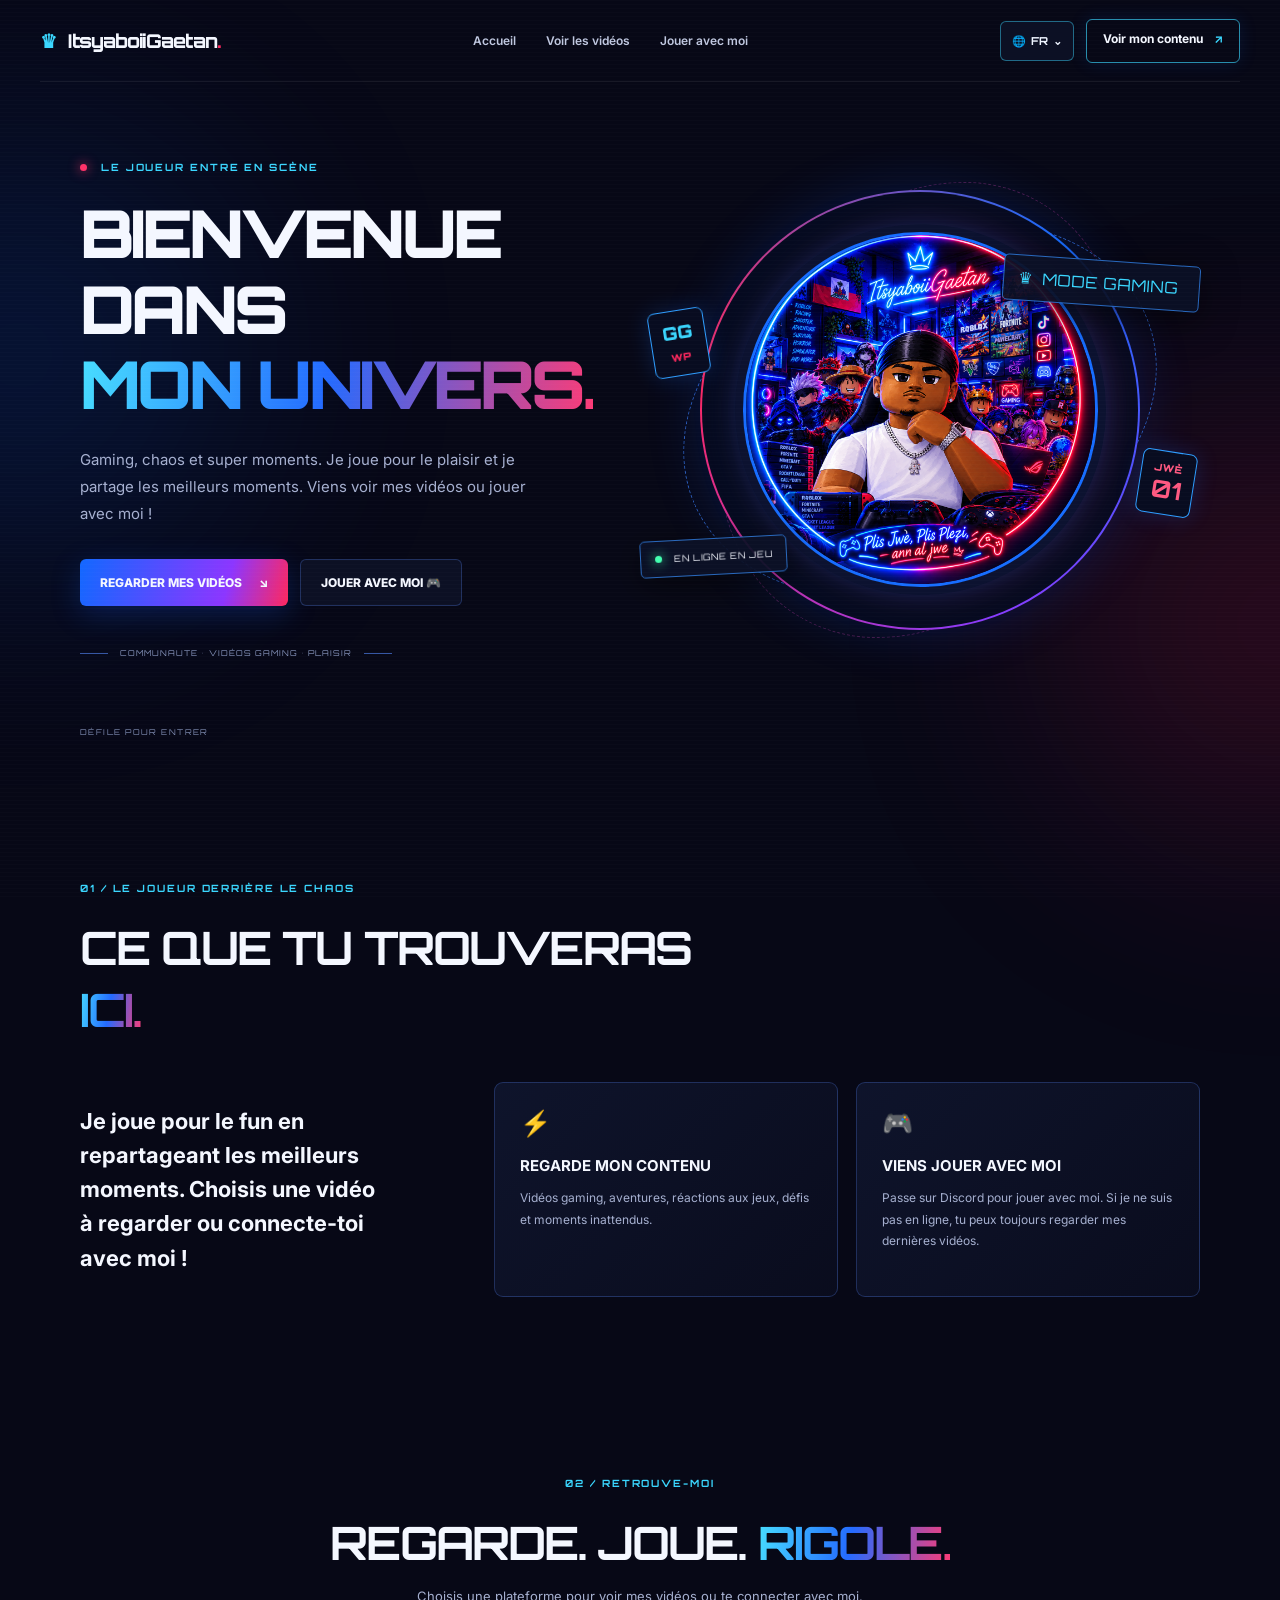
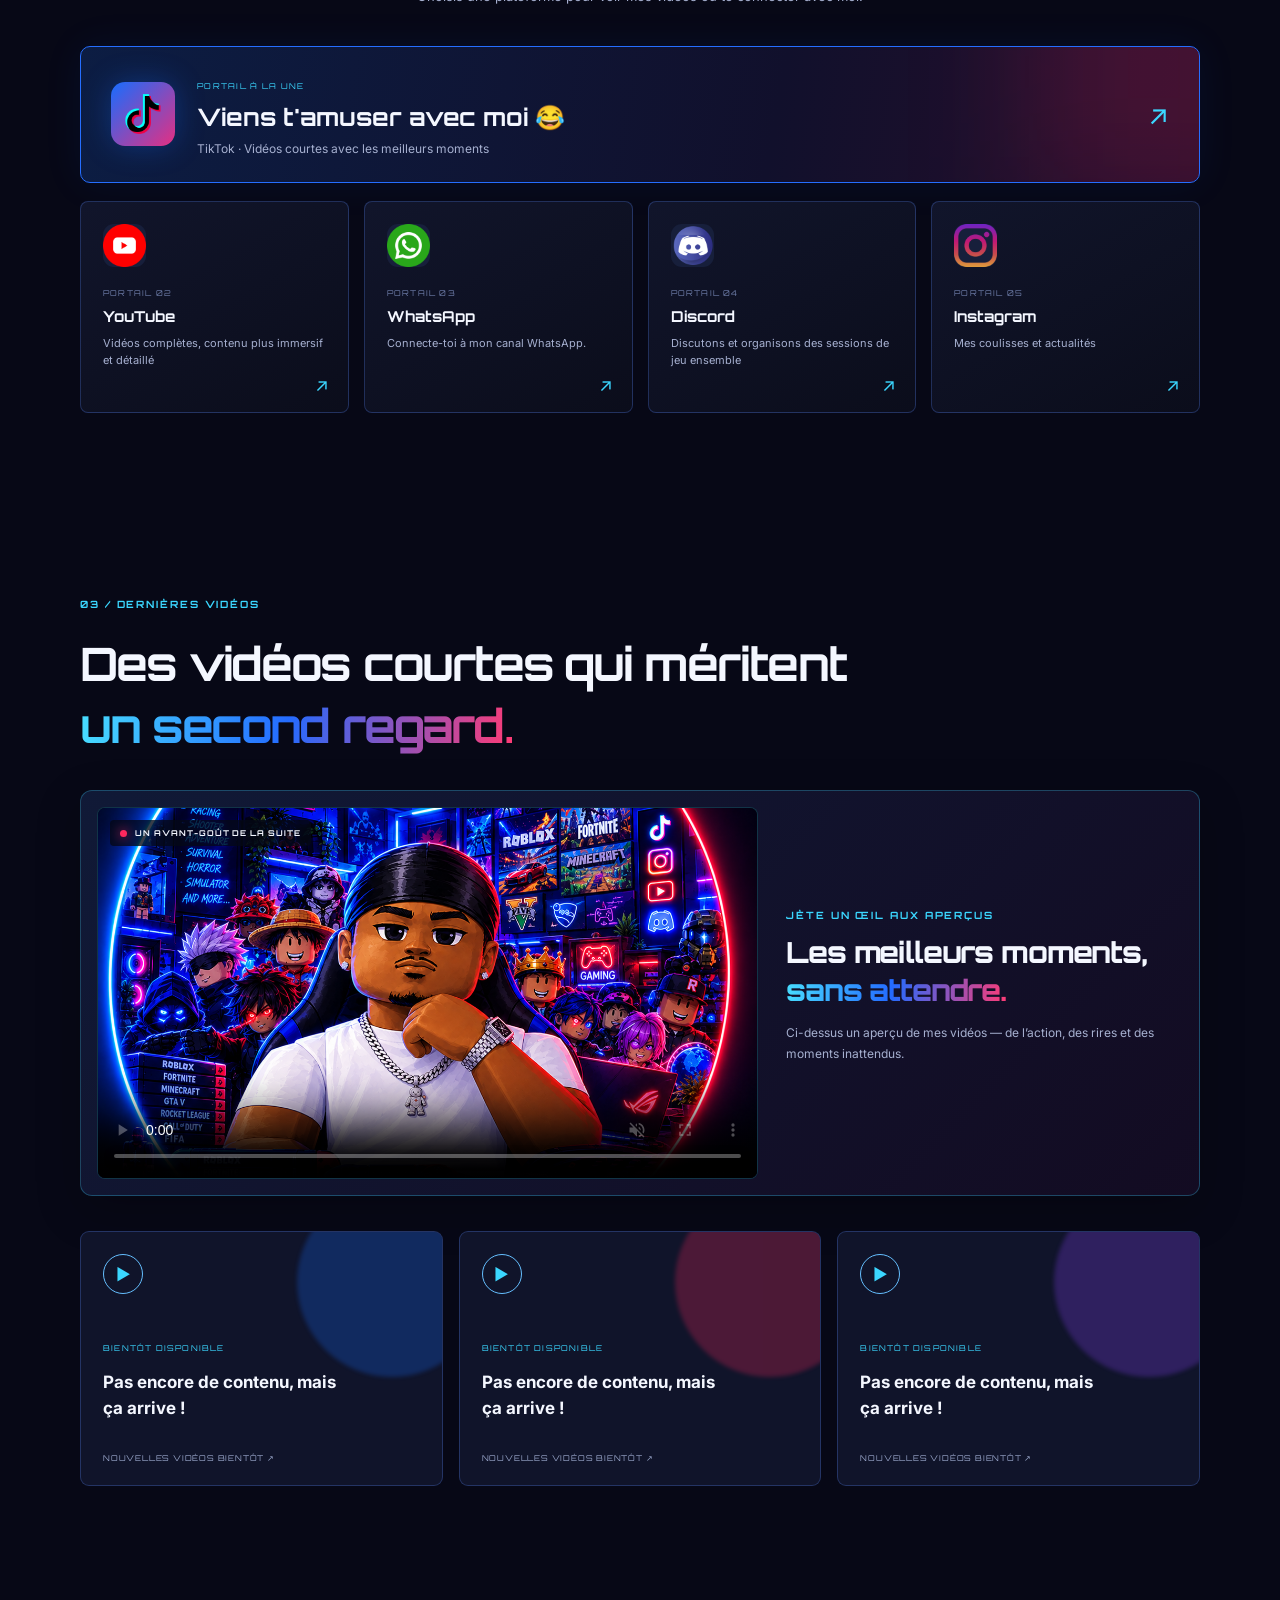
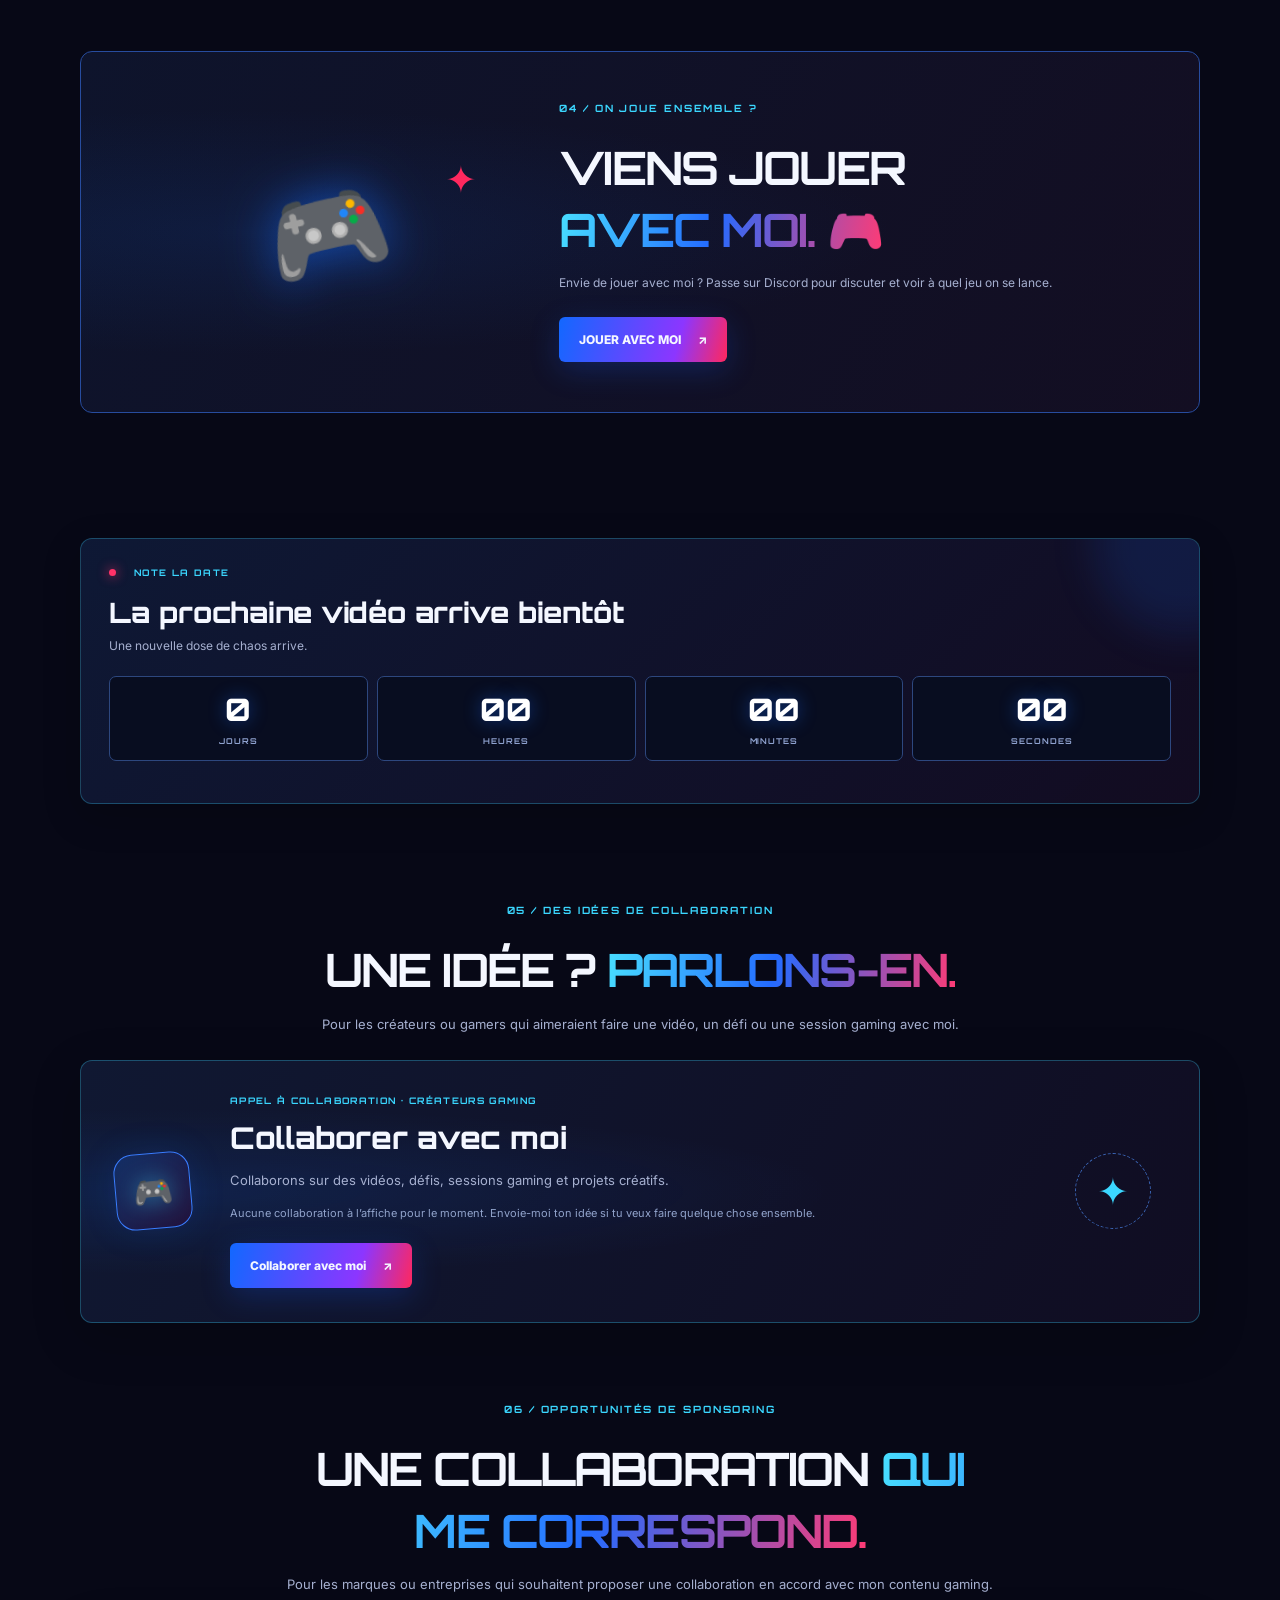
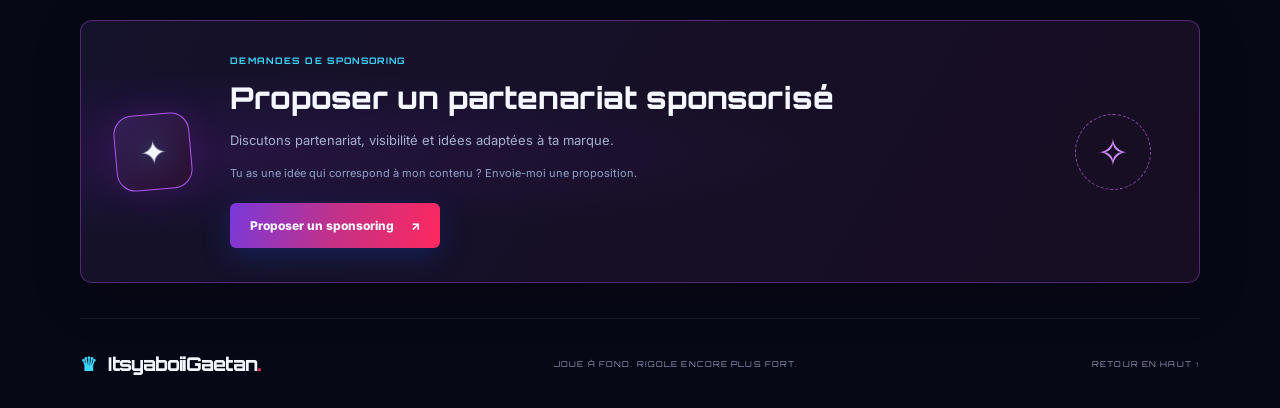
<file: index.html>
<!doctype html>
<html lang="fr">
<head>
  <meta charset="utf-8">
  <meta name="viewport" content="width=device-width, initial-scale=1">
  <meta name="theme-color" content="#070816">
  <meta name="description" content="Gaming, vidéos drôles et aventures Roblox avec ItsyaboiiGaetan. Viens regarder mes vidéos ou jouer avec moi.">
  <title>ItsyaboiiGaetan | Gaming Link Page</title>
  <link rel="stylesheet" href="style.css">
  <script src="script.js" defer></script>
  <script src="features.js" defer></script>
  <script src="language.js?v=coming-soon-copy" defer></script>
</head>
<body>

  <div class="ambient ambient-blue"></div>
  <div class="ambient ambient-red"></div>
  <div class="scanlines" aria-hidden="true"></div>
  <div class="floating-toys" aria-hidden="true">
    <span class="controller controller-one">🎮</span>
    <span class="controller controller-two">🕹️</span>
    <span class="controller controller-three">🎮</span>
    <span class="pixel pixel-one">✦</span>
    <span class="pixel pixel-two">✧</span>
  </div>

  <header class="topbar">
    <a class="wordmark" href="#home" aria-label="Paj dakèy ItsyaboiiGaetan"><span class="crown">♛</span> ItsyaboiiGaetan<span class="wordmark-dot">.</span></a>
    <nav aria-label="Navigasyon prensipal">
      <a href="#home" data-i18n="nav1">Akèy</a>
      <a href="#clips" data-i18n="nav2">Gade videyo</a>
      <a href="#community" data-i18n="nav3">Ann jwe</a>
    </nav>
    <div class="topbar-tools">
      <div class="language-switcher" role="group" aria-label="Chwazi lang">
        <button type="button" class="language-toggle" id="languageToggle" aria-label="Chanje lang" title="Chanje lang">🌐 <span id="currentLanguage">HT</span>⌄</button>
        <div class="language-menu" id="languageMenu" hidden>
          <button type="button" data-language="ht">🇭🇹 Kreyòl</button>
          <button type="button" data-language="fr">🇫🇷 Français</button>
          <button type="button" data-language="en">🇬🇧 English</button>
        </div>
      </div>
      <a class="top-cta" href="#clips" data-i18n="cta">Vin gade <span>↗</span></a>
    </div>
  </header>

  <main>
    <section class="hero section-wrap" id="home">
      <div class="hero-copy">
        <p class="eyebrow"><span class="live-dot"></span> PREMYE JWE A ANTRE</p>
        <h1 data-editable="Main headline" data-edit-type="rich">BYENVINI NAN<br><span class="gradient-text">MONN MWEN AN.</span></h1>
        <p class="hero-description" data-editable="Hero description">Jwèt, dezòd, moman komik ak echèk ou pap janm bliye. Chwazi pòtay ou epi vin fè pati istwa a.</p>
        <div class="hero-actions">
          <a class="button button-primary" href="#clips" data-editable="Main call-to-action" data-edit-type="link">GADE VIDEYO YO <span>↘</span></a>
          <a class="button button-ghost" href="#community">ANN JWÈT ANSANM 🎮</a>
        </div>
        <div class="hero-status"><span class="status-line"></span><span data-editable="Background game status">ROBLOX • VIDEYO KOUT • KOMINOTE</span><span class="status-line"></span></div>
      </div>
      <div class="hero-art">
        <div class="orbit orbit-outer"></div>
        <div class="orbit orbit-inner"></div>
        <div class="hero-ring"></div>
        <div class="hero-avatar-frame">
          <img src="assets/avatar.png" alt="Avatar gaming ItsyaboiiGaetan" class="hero-avatar" data-editable="Main avatar" data-edit-type="image">
        </div>
        <div class="floating-label label-top"><span>♛</span> <span data-editable="Floating background label 1">MÒD KREYATÈ</span></div>
        <div class="floating-label label-bottom"><span class="tiny-pulse"></span> <span data-editable="Floating background label 2">ANLIY NAN JWÈT LA</span></div>
        <div class="hero-sticker sticker-left" data-editable="GGWP background sticker">GG<br><small>WP</small></div>
        <div class="hero-sticker sticker-right" data-editable="Game background sticker">JWÈ<br><strong>01</strong></div>
      </div>
      <a class="scroll-cue" href="#universe"><span></span> DESANN POU ANTRE</a>
    </section>

    <section class="intro section-wrap" id="universe">
      <div class="section-heading">
        <p class="eyebrow">01 / JWÈ A KI DÈYÈ DEZÒD LA</p>
        <h2 data-editable="About heading" data-edit-type="rich">Se pa sèlman yon paj lyen.<br><span class="gradient-text">Se linivè mwen.</span></h2>
      </div>
      <div class="intro-grid">
        <p class="intro-lede" data-editable="About introduction">Se la videyo kout yo ye, ekip la reyini, epi pwochen moman komik la kòmanse.</p>
        <a class="intro-card glass-card" href="#clips">
          <span class="card-icon">⚡</span>
          <h3>Men sa w ap jwenn isit la</h3>
          <p>Montaj gaming komik, avanti Roblox, reyaksyon devan jwèt laterè, defi, ak moun ki fè chak sesyon pi bèl.</p>
        </a>
        <a class="intro-card glass-card" href="https://chat.whatsapp.com/HUxsLB0wQgkABOMzkRu976" target="_blank" rel="noopener noreferrer">
          <span class="card-icon">🎮</span>
          <h3>Chwazi pwochen mouvman ou</h3>
          <p>Ale sou yon platfòm, gade yon videyo kout, oswa rantre nan kominote a. Pwochen pòtay ou a jis anba a.</p>
        </a>
      </div>
    </section>

    <section class="portals section-wrap" id="links">
      <div class="section-heading centered">
        <p class="eyebrow">02 / CHWAZI PÒTAY OU</p>
        <h2 data-editable="Links section heading" data-edit-type="rich">Ki kote n ap <span class="gradient-text">ale?</span></h2>
        <p class="section-subtitle">Pwochen klik ou a ap kòmanse avanti a.</p>
      </div>
      <a class="featured-link" href="https://www.tiktok.com/@itsyaboiigaetan?is_from_webapp=1&sender_device=pc" target="_blank" rel="noopener noreferrer" data-link="tiktok" data-editable="Featured link" data-edit-type="link">
        <div class="featured-icon"><img class="featured-brand-icon" src="assets/tik-tok_icon.png" alt="" aria-hidden="true"></div>
        <div class="featured-copy">
          <span class="featured-tag"><span class="live-dot"></span> PÒTAY AN VEDÈ</span>
          <h3 data-editable="Featured link title">Gade dènye dezòd la</h3>
          <p data-editable="Featured link description">TikTok · Moman komik, montaj ak videyo kout</p>
        </div>
        <div class="featured-arrow">↗</div>
        <div class="featured-glow"></div>
      </a>
      <div class="portal-grid">
        <a class="portal-card" href="https://www.youtube.com/@ItsyaboiiGaetan" target="_blank" rel="noopener noreferrer" data-link="youtube" data-editable="YouTube card" data-edit-type="link">
          <img class="portal-icon" src="assets/youtube_icon.png" alt="" aria-hidden="true"><span class="portal-number">PÒTAY 02</span><h3>YouTube</h3><p>Videyo konplè ak istwa gaming</p><span class="portal-arrow">↗</span>
        </a>
        <a class="portal-card" href="https://chat.whatsapp.com/HUxsLB0wQgkABOMzkRu976" target="_blank" rel="noopener noreferrer" data-link="whatsapp" data-editable="WhatsApp card" data-edit-type="link">
          <img class="portal-icon" src="assets/whatsapp_icon.png" alt="" aria-hidden="true"><span class="portal-number">PÒTAY 03</span><h3>WhatsApp</h3><p data-i18n="whatsappDesc">Ekri m sou WhatsApp</p><span class="portal-arrow">↗</span>
        </a>
        <a class="portal-card" href="https://discord.gg/kay5e3cQQs" target="_blank" rel="noopener noreferrer" data-link="discord" data-editable="Discord card" data-edit-type="link">
          <img class="portal-icon" src="assets/discord_icon.png" alt="" aria-hidden="true"><span class="portal-number">PÒTAY 04</span><h3>Discord</h3><p>Rankontre ekip la epi pase tan ansanm</p><span class="portal-arrow">↗</span>
        </a>
        <a class="portal-card" href="https://www.instagram.com/itsyaboiigaetan/" target="_blank" rel="noopener noreferrer" data-link="instagram" data-editable="Instagram card" data-edit-type="link">
          <img class="portal-icon" src="assets/instagram_icon.png" alt="" aria-hidden="true"><span class="portal-number">PÒTAY 05</span><h3>Instagram</h3><p>Sa k ap pase dèyè sèn nan ak nouvèl</p><span class="portal-arrow">↗</span>
        </a>
      </div>
      
    </section>

    <section class="clips section-wrap" id="clips">
      <div class="section-heading">
        <p class="eyebrow">03 / DÈNYE TRANSMISYON YO</p>
        <h2 data-editable="Featured clips heading" data-edit-type="rich">Videyo kout ki merite<br><span class="gradient-text">yon lòt gade.</span></h2>
      </div>
      <div class="video-showcase" data-editable="Featured video preview" data-edit-type="video-wrap">
        <div class="video-frame">
          <video class="featured-preview-video" src="assets/featured-preview.mp4" poster="assets/avatar.png" autoplay muted loop playsinline controls preload="metadata" data-editable="Autoplay video preview" data-edit-type="video"></video>
          <div class="video-overlay" aria-hidden="true"><span class="video-live-dot"></span><span>YON TI GOUT NAN SA K AP VINI</span></div>
        </div>
        <div class="video-showcase-copy">
          <p class="eyebrow">GAD YON TI AVAN-GOUT</p>
          <h3>Pi bon moman yo, <span class="gradient-text">san tann.</span></h3>
          <p>Yon ti aperçu videyo mwen yo — aksyon, ri ak moman ou pa t ap atann.</p>
        </div>
      </div>
      <div class="clip-grid">
        <a class="clip-card clip-blue" href="#links" data-editable="Funny moments clip" data-edit-type="link"><div class="clip-play">▶</div><span class="clip-type">KONTNI AP VINI BYENTO</span><h3>Poko gen kontni, men l ap vini byento!</h3><span class="clip-bottom">NOUVO VIDEYO BYENTO ↗</span></a>
        <a class="clip-card clip-red" href="#links" data-editable="Horror reaction clip" data-edit-type="link"><div class="clip-play">▶</div><span class="clip-type">KONTNI AP VINI BYENTO</span><h3>Poko gen kontni, men l ap vini byento!</h3><span class="clip-bottom">NOUVO VIDEYO BYENTO ↗</span></a>
        <a class="clip-card clip-purple" href="#links" data-editable="Challenge clip" data-edit-type="link"><div class="clip-play">▶</div><span class="clip-type">KONTNI AP VINI BYENTO</span><h3>Poko gen kontni, men l ap vini byento!</h3><span class="clip-bottom">NOUVO VIDEYO BYENTO ↗</span></a>
      </div>
    </section>

    <section class="community section-wrap" id="community">
      <div class="community-panel">
        <div class="community-art" aria-hidden="true"><span class="big-controller">🎮</span><span class="community-spark">✦</span></div>
        <div class="community-copy">
          <p class="eyebrow">04 / REYINI AK EKIP LA</p>
          <h2 data-editable="Kominote heading" data-edit-type="rich">Jwèt la pi bèl<br><span class="gradient-text">lè ou ladan l.</span></h2>
          <p>Rantre nan kominote a, pataje ri yo, epi vin la pou pwochen avanti a.</p>
          <a class="button button-primary" href="https://discord.gg/kay5e3cQQs" target="_blank" rel="noopener noreferrer" data-link="discord" data-editable="Kominote button" data-edit-type="link">Rantre nan kominote a <span>↗</span></a>
        </div>
      </div>
    </section>
    <section class="event-section section-wrap" aria-label="Event countdown">
      <div class="event-panel">
        <div class="event-topline"><span class="live-dot"></span><span data-i18n="eventEyebrow">PWOCHEN EVÈNMAN AN</span></div>
        <h2 id="eventName" data-i18n="eventName">Pwochen gwo moman an</h2>
        <p class="event-subtitle" data-i18n="eventSubtitle">Kenbe je w sou dat la.</p>
        <div class="countdown-grid" id="countdown" data-target="2026-10-23T19:00:00" aria-label="Countdown">
          <div class="countdown-unit"><strong id="countDays">--</strong><span data-i18n="days">JOU</span></div>
          <div class="countdown-unit"><strong id="countHours">--</strong><span data-i18n="hours">ÈDTAN</span></div>
          <div class="countdown-unit"><strong id="countMinutes">--</strong><span data-i18n="minutes">MINIT</span></div>
          <div class="countdown-unit"><strong id="countSeconds">--</strong><span data-i18n="seconds">SEGOND</span></div>
        </div>
      </div>
    </section>

    <section class="collab-section section-wrap" id="partners">
      <div class="section-heading centered">
        <p class="eyebrow" data-i18n="partnersEyebrow">05 / ANN KOLABORE</p>
        <h2 data-i18n="partnersTitle">Vin fè pati <span class="gradient-text">ekip la.</span></h2>
        <p class="section-subtitle" data-i18n="partnersDesc">Ou se yon gamer oswa yon kreyatè? Ann kreye bèl bagay ansanm epi grandi ansanm.</p>
      </div>
      <article class="collab-card partner-card">
        <div class="collab-icon"><span class="icon-glyph" aria-hidden="true">🎮</span></div>
        <div class="collab-copy"><span class="collab-tag" data-i18n="partnerTag">OPEN CALL · GAMING CREATORS</span><h3 data-i18n="partnerCardTitle">Become a Partner</h3><p data-i18n="partnerCardDesc">Kolabore sou videyo, defi, sesyon gaming ak lòt pwojè kreyatif.</p><p class="collab-empty" data-i18n="partnerEmpty">Pa gen patnè anonse pou kounye a — petèt se ou menm k ap premye a.</p><a class="button button-primary" href="https://form.jotform.com/262958274640062" data-i18n="partnerButton">Be a Partner <span>↗</span></a></div>
        <div class="collab-orbit" aria-hidden="true">✦</div>
      </article>
    </section>

    <section class="collab-section sponsors-section section-wrap" id="sponsors">
      <div class="section-heading centered">
        <p class="eyebrow" data-i18n="sponsorsEyebrow">06 / OPÒTINITE SPONSOR</p>
        <h2 data-i18n="sponsorsTitle">Ann fè yon bagay <span class="gradient-text">ki make.</span></h2>
        <p class="section-subtitle" data-i18n="sponsorsDesc">Pou mak oswa biznis ki vle sipòte yon kominote gaming k ap grandi.</p>
      </div>
      <article class="collab-card sponsor-card">
        <div class="collab-icon sponsor-icon"><span class="icon-glyph" aria-hidden="true">✦</span></div>
        <div class="collab-copy"><span class="collab-tag" data-i18n="sponsorTag">SPONSORSHIP INQUIRIES</span><h3 data-i18n="sponsorCardTitle">Become a Sponsor</h3><p data-i18n="sponsorCardDesc">Ann pale sou patenarya, vizibilite, ak lide ki ka mache ak mak ou.</p><p class="collab-empty" data-i18n="sponsorEmpty">Premye plas sponsor la poko pran — se moman pa w pou w kontakte nou.</p><a class="button button-primary sponsor-button" href="https://form.jotform.com/262958265901062" data-i18n="sponsorButton">Be a Sponsor <span>↗</span></a></div>
        <div class="collab-orbit" aria-hidden="true">✧</div>
      </article>
    </section>

  </main>

  <footer class="footer section-wrap">
    <a class="wordmark" href="#home" data-editable="Footer brand"> <span class="crown">♛</span> ItsyaboiiGaetan<span class="wordmark-dot">.</span></a>
    <p>JWE AK TOUT FÒS OU. RI PI FÒ TOUJOU.</p>
    <a href="#home" class="back-top">TOUNEN ANWO ↑</a>
  </footer>
  <div class="toast" id="toast" role="status" aria-live="polite"></div>
</body>
</html>
</file>
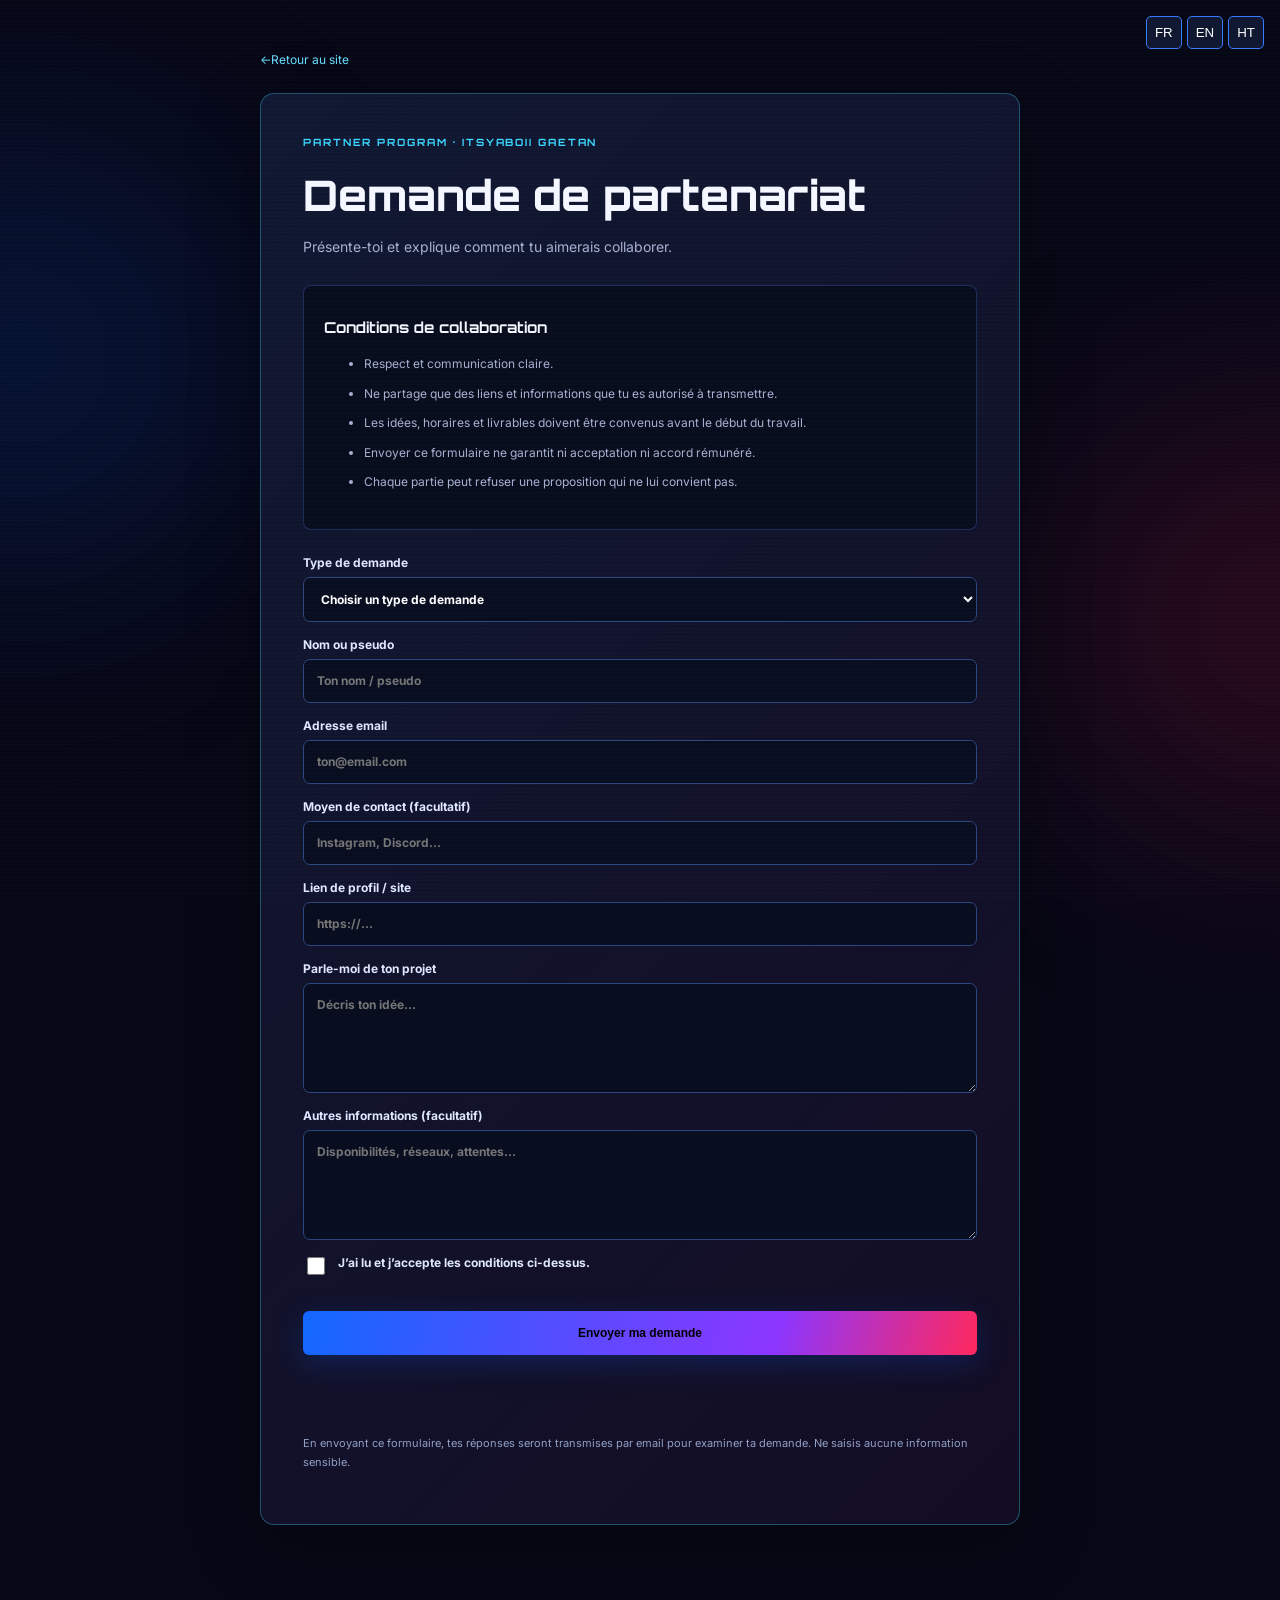
<file: partner-application.html>
<!doctype html><html lang="fr"><head><meta charset="utf-8"><meta name="viewport" content="width=device-width,initial-scale=1"><meta name="theme-color" content="#070816"><title>Partner application | ItsyaboiiGaetan</title><link rel="stylesheet" href="style.css"><style>
.application-wrap{width:min(760px,calc(100% - 32px));margin:48px auto 90px}.application-card{border:1px solid rgba(59,215,255,.32);border-radius:14px;padding:clamp(22px,5vw,42px);background:linear-gradient(135deg,#101832,#130d24);box-shadow:0 20px 70px #0005}.application-back{display:inline-flex;margin-bottom:26px;color:#66ddff;font-size:12px}.application-card h1{font:800 clamp(25px,5vw,42px)/1.2 var(--font-head);margin:12px 0}.application-card .lead{color:var(--muted);line-height:1.8;font-size:14px}.application-terms{padding:20px;margin:25px 0;border:1px solid var(--line);border-radius:8px;background:#080d1d}.application-terms h2{font:700 15px var(--font-head)}.application-terms li{color:var(--muted);font-size:12px;line-height:1.8;margin:8px 0}.application-fields{display:grid;gap:15px;margin-top:25px}.application-fields label{display:grid;gap:7px;color:#dfe8ff;font-size:12px;font-weight:700}.application-fields input,.application-fields textarea,.application-fields select{width:100%;border:1px solid #2c477f;border-radius:7px;padding:13px;background:#080d20;color:#fff;font:inherit;min-height:44px}.application-fields textarea{min-height:110px;resize:vertical}.application-fields input:focus,.application-fields textarea:focus,.application-fields select:focus{outline:2px solid #3bd7ff}.application-notice{font-size:11px;line-height:1.7;color:#91a0c4;margin-top:18px}.copy-application{border:0;cursor:pointer;margin-top:18px}.copy-status{min-height:22px;color:#75e9ff;font-size:12px}
</style></head><body><div class="ambient ambient-blue"></div><div class="ambient ambient-red"></div><div class="scanlines" aria-hidden="true"></div><main class="application-wrap"><a class="application-back" href="index.html#partners">← <span data-t="back">Retour au site</span></a><article class="application-card"><p class="eyebrow">PARTNER PROGRAM · ITSYABOII GAETAN</p><h1 data-t="title">Demande de partenariat</h1><p class="lead" data-t="intro">Présente-toi et explique comment tu aimerais collaborer.</p><section class="application-terms"><h2 data-t="termsTitle">Conditions de collaboration</h2><ul data-terms="true"><li>Respect et communication claire.</li><li>Ne partage que des liens et informations que tu es autorisé à transmettre.</li><li>Les idées, horaires et livrables doivent être convenus avant le début du travail.</li><li>Envoyer ce formulaire ne garantit ni acceptation ni accord rémunéré.</li><li>Chaque partie peut refuser une proposition qui ne lui convient pas.</li></ul></section><form id="applicationForm" class="application-fields"><input type="hidden" name="_subject" value="New partner application"><label><span data-t="requestType">Type de demande</span><select name="requestType" required><option value="" data-t="chooseRequestType">Choisir un type de demande</option><option value="Sponsorship" data-t="requestSponsorship">Sponsoring</option><option value="Partnership" data-t="requestPartnership">Partenariat</option><option value="Collaboration" data-t="requestCollaboration">Collaboration</option><option value="Other" data-t="requestOther">Autre</option></select></label><label><span data-t="name">Nom ou pseudo</span><input name="name" required maxlength="100" autocomplete="name" placeholder="Ton nom / pseudo"></label><label><span data-t="email">Adresse email</span><input name="email" type="email" required maxlength="254" autocomplete="email" placeholder="ton@email.com"></label><label><span data-t="contact">Moyen de contact (facultatif)</span><input name="contact" maxlength="160" placeholder="Instagram, Discord…"></label><label><span data-t="profile">Lien de profil / site</span><input name="profile" type="url" maxlength="500" placeholder="https://..."></label><label><span data-t="details">Parle-moi de ton projet</span><textarea name="details" required maxlength="2500" placeholder="Décris ton idée…"></textarea></label><label><span data-t="extra">Autres informations (facultatif)</span><textarea name="extra" maxlength="1500" placeholder="Disponibilités, réseaux, attentes…"></textarea></label><label style="display:flex;grid-template-columns:20px 1fr;align-items:start;gap:10px"><input type="checkbox" name="accepted" value="yes" required style="width:18px;min-height:18px;margin-top:2px"><span data-t="accept">J’ai lu et j’accepte les conditions ci-dessus.</span></label><button class="button button-primary copy-application" type="submit" data-t="submit">Envoyer ma demande</button><p class="copy-status" id="copyStatus" role="status" aria-live="polite"></p></form><p class="application-notice" data-t="notice">En envoyant ce formulaire, tes réponses seront transmises par email pour examiner ta demande. Ne saisis aucune information sensible.</p></article></main><script>
const translations={fr:{back:'Retour au site',title:'Demande de partenariat',intro:'Présente-toi et explique comment tu aimerais collaborer.',termsTitle:'Conditions de collaboration',requestType:'Type de demande',chooseRequestType:'Choisir un type de demande',requestSponsorship:'Sponsoring',requestPartnership:'Partenariat',requestCollaboration:'Collaboration',requestOther:'Autre',name:'Nom ou pseudo',email:'Adresse email',contact:'Moyen de contact (facultatif)',profile:'Lien de profil / site',details:'Parle-moi de ton projet',extra:'Autres informations (facultatif)',accept:'J’ai lu et j’accepte les conditions ci-dessus.',submit:'Envoyer ma demande',sending:'Envoi de ta demande…',success:'Demande envoyée avec succès. Merci !',error:'Échec de l’envoi. Vérifie ta connexion et réessaie.',notice:'En envoyant ce formulaire, tes réponses seront transmises par email pour examiner ta demande. Ne saisis aucune information sensible.'},en:{back:'Back to the site',title:'Partner application',intro:'Tell me about your gaming content and how you would like to collaborate.',termsTitle:'Collaboration terms',requestType:'Request Type',chooseRequestType:'Choose a request type',requestSponsorship:'Sponsorship',requestPartnership:'Partnership',requestCollaboration:'Collaboration',requestOther:'Other',name:'Name or username',email:'Email address',contact:'Contact method (optional)',profile:'Profile / website link',details:'Tell me about your idea',extra:'Additional information (optional)',accept:'I have read and accept the terms above.',submit:'Send my application',sending:'Sending your application…',success:'Application sent successfully. Thank you!',error:'Could not send your application. Check your connection and try again.',notice:'By submitting this form, your answers will be sent by email for review. Do not enter sensitive information.'},ht:{back:'Retounen sou sit la',title:'Aplikasyon pou patnè',intro:'Prezante kontni gaming ou ak fason ou ta renmen kolabore.',termsTitle:'Kondisyon kolaborasyon',requestType:'Kalite demann',chooseRequestType:'Chwazi yon kalite demann',requestSponsorship:'Sponsor',requestPartnership:'Patenarya',requestCollaboration:'Kolaborasyon',requestOther:'Lòt',name:'Non oswa non itilizatè',email:'Adrès imèl',contact:'Fason pou kontakte w (si ou vle)',profile:'Lyen pwofil / sit',details:'Pale m de pwojè ou',extra:'Lòt enfòmasyon (si ou vle)',accept:'Mwen li epi mwen dakò ak kondisyon ki anlè yo.',submit:'Voye aplikasyon mwen',sending:'Aplikasyon ou an ap voye…',success:'Aplikasyon an voye avèk siksè. Mèsi!',error:'Aplikasyon an pa t ka voye. Tcheke koneksyon ou epi eseye ankò.',notice:'Lè ou voye fòm sa a, repons ou yo ap transmèt pa imèl pou yo ka egzamine aplikasyon an. Pa mete enfòmasyon sansib.'}};
const terms={fr:`<li>Respect et communication claire.</li><li>Ne partage que des liens et informations que tu es autorisé à transmettre.</li><li>Les idées, horaires et livrables doivent être convenus avant le début du travail.</li><li>Envoyer ce formulaire ne garantit ni acceptation ni accord rémunéré.</li><li>Chaque partie peut refuser une proposition qui ne lui convient pas.</li>`,en:`<li>Be respectful and communicate clearly.</li><li>Only share links and information you have permission to share.</li><li>Collaboration ideas, schedules, and deliverables must be agreed on before work begins.</li><li>Submitting this form does not guarantee acceptance or a paid agreement.</li><li>Either side can decline a proposal that is not a good fit.</li>`,ht:`<li>Respekte lòt moun epi kominike klèman.</li><li>Pataje sèlman lyen ak enfòmasyon ou gen dwa pataje.</li><li>Nou dwe dakò sou lide, orè ak sa chak moun ap bay anvan travay la kòmanse.</li><li>Voye fòm sa a pa garanti yo ap aksepte w ni yon akò peye.</li><li>Chak bò ka refize yon pwopozisyon ki pa bon pou li.</li>`};
function setLang(lang){document.documentElement.lang=lang;document.querySelectorAll('[data-t]').forEach(el=>{const k=el.dataset.t;if(translations[lang][k])el.textContent=translations[lang][k]});document.querySelector('[data-terms]').innerHTML=terms[lang];}
const langMenu=document.createElement('div');langMenu.style.cssText='position:fixed;right:16px;top:16px;z-index:30;display:flex;gap:5px';['fr','en','ht'].forEach(l=>{const b=document.createElement('button');b.type='button';b.textContent=l.toUpperCase();b.style.cssText='background:#101832;color:#fff;border:1px solid #397cff;padding:8px;border-radius:5px;cursor:pointer';b.onclick=()=>setLang(l);langMenu.appendChild(b)});document.body.appendChild(langMenu);
let isSubmitting=false;
document.getElementById('applicationForm').addEventListener('submit',async e=>{e.preventDefault();if(isSubmitting)return;const form=e.currentTarget;const submitButton=form.querySelector('button[type="submit"]');const status=document.getElementById('copyStatus');const subjectByType={Sponsorship:'Sponsorship Request — ItsyaboiiGaetan',Partnership:'Partnership Proposal — ItsyaboiiGaetan',Collaboration:'Collaboration Request — ItsyaboiiGaetan',Other:'General Inquiry — ItsyaboiiGaetan'};isSubmitting=true;submitButton.disabled=true;status.textContent=translations[document.documentElement.lang].sending;try{const data=new FormData(form);data.set('_subject',subjectByType[data.get('requestType')]);const response=await fetch('https://formsubmit.co/ajax/itsyaboiigaetan@gmail.com',{method:'POST',headers:{Accept:'application/json'},body:data});const result=await response.json();if(!response.ok||!result||(result.success!==true&&result.success!=='true'))throw new Error('FormSubmit did not confirm the submission');status.textContent=translations[document.documentElement.lang].success;form.reset()}catch(error){console.error('Partner application submission failed:',error);status.textContent=translations[document.documentElement.lang].error}finally{isSubmitting=false;submitButton.disabled=false}});
</script></body></html>
</file>
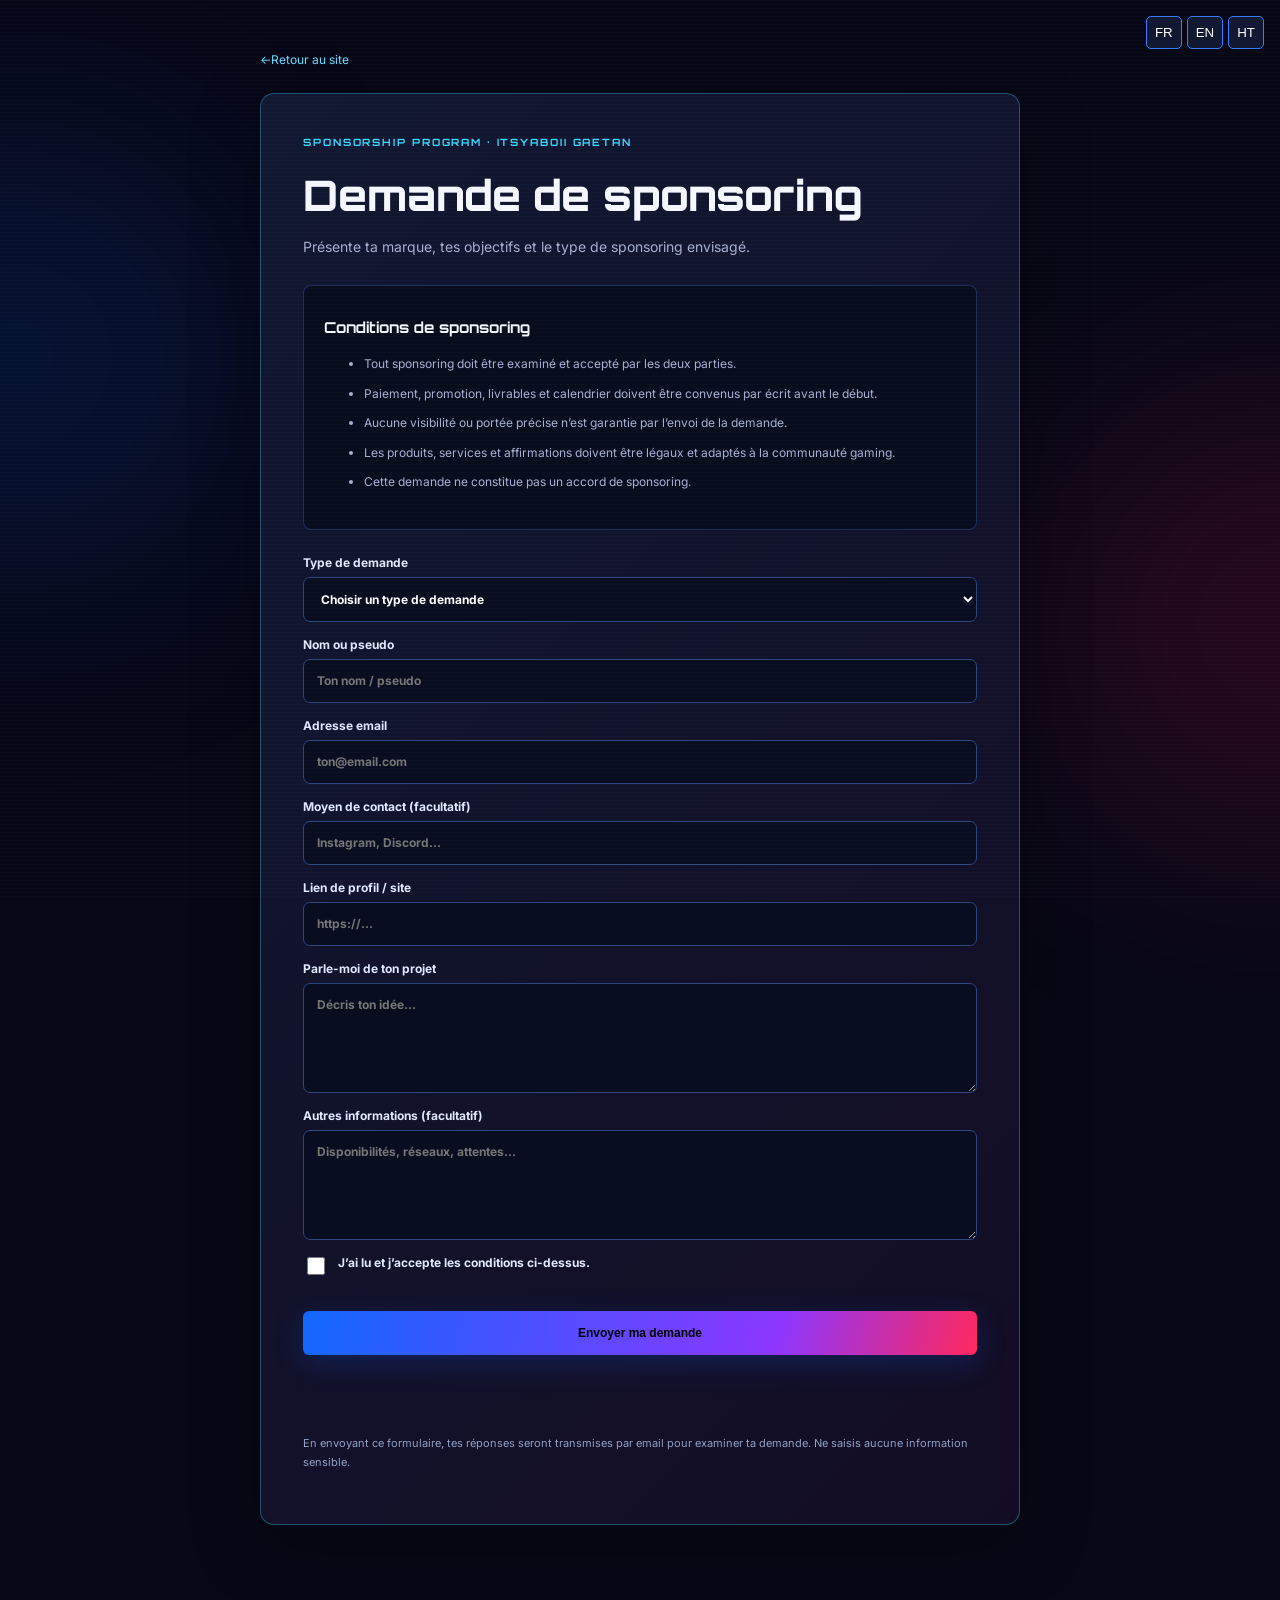
<file: sponsor-application.html>
<!doctype html><html lang="fr"><head><meta charset="utf-8"><meta name="viewport" content="width=device-width,initial-scale=1"><meta name="theme-color" content="#070816"><title>Sponsorship inquiry | ItsyaboiiGaetan</title><link rel="stylesheet" href="style.css"><style>
.application-wrap{width:min(760px,calc(100% - 32px));margin:48px auto 90px}.application-card{border:1px solid rgba(59,215,255,.32);border-radius:14px;padding:clamp(22px,5vw,42px);background:linear-gradient(135deg,#101832,#130d24);box-shadow:0 20px 70px #0005}.application-back{display:inline-flex;margin-bottom:26px;color:#66ddff;font-size:12px}.application-card h1{font:800 clamp(25px,5vw,42px)/1.2 var(--font-head);margin:12px 0}.application-card .lead{color:var(--muted);line-height:1.8;font-size:14px}.application-terms{padding:20px;margin:25px 0;border:1px solid var(--line);border-radius:8px;background:#080d1d}.application-terms h2{font:700 15px var(--font-head)}.application-terms li{color:var(--muted);font-size:12px;line-height:1.8;margin:8px 0}.application-fields{display:grid;gap:15px;margin-top:25px}.application-fields label{display:grid;gap:7px;color:#dfe8ff;font-size:12px;font-weight:700}.application-fields input,.application-fields textarea,.application-fields select{width:100%;border:1px solid #2c477f;border-radius:7px;padding:13px;background:#080d20;color:#fff;font:inherit;min-height:44px}.application-fields textarea{min-height:110px;resize:vertical}.application-fields input:focus,.application-fields textarea:focus,.application-fields select:focus{outline:2px solid #3bd7ff}.application-notice{font-size:11px;line-height:1.7;color:#91a0c4;margin-top:18px}.copy-application{border:0;cursor:pointer;margin-top:18px}.copy-status{min-height:22px;color:#75e9ff;font-size:12px}
</style></head><body><div class="ambient ambient-blue"></div><div class="ambient ambient-red"></div><div class="scanlines" aria-hidden="true"></div><main class="application-wrap"><a class="application-back" href="index.html#sponsors">← <span data-t="back">Retour au site</span></a><article class="application-card"><p class="eyebrow">SPONSORSHIP PROGRAM · ITSYABOII GAETAN</p><h1 data-t="title">Demande de sponsoring</h1><p class="lead" data-t="intro">Présente ta marque, tes objectifs et le type de sponsoring envisagé.</p><section class="application-terms"><h2 data-t="termsTitle">Conditions de sponsoring</h2><ul data-terms="true"><li>Tout sponsoring doit être examiné et accepté par les deux parties.</li><li>Paiement, promotion, livrables et calendrier doivent être convenus par écrit avant le début.</li><li>Aucune visibilité ou portée précise n’est garantie par l’envoi de la demande.</li><li>Les produits, services et affirmations doivent être légaux et adaptés à la communauté gaming.</li><li>Cette demande ne constitue pas un accord de sponsoring.</li></ul></section><form id="applicationForm" class="application-fields"><input type="hidden" name="_subject" value="New sponsorship inquiry"><label><span data-t="requestType">Type de demande</span><select name="requestType" required><option value="" data-t="chooseRequestType">Choisir un type de demande</option><option value="Sponsorship" data-t="requestSponsorship">Sponsoring</option><option value="Partnership" data-t="requestPartnership">Partenariat</option><option value="Collaboration" data-t="requestCollaboration">Collaboration</option><option value="Other" data-t="requestOther">Autre</option></select></label><label><span data-t="name">Nom ou pseudo</span><input name="name" required maxlength="100" autocomplete="name" placeholder="Ton nom / pseudo"></label><label><span data-t="email">Adresse email</span><input name="email" type="email" required maxlength="254" autocomplete="email" placeholder="ton@email.com"></label><label><span data-t="contact">Moyen de contact (facultatif)</span><input name="contact" maxlength="160" placeholder="Instagram, Discord…"></label><label><span data-t="profile">Lien de profil / site</span><input name="profile" type="url" maxlength="500" placeholder="https://..."></label><label><span data-t="details">Parle-moi de ton projet</span><textarea name="details" required maxlength="2500" placeholder="Décris ton idée…"></textarea></label><label><span data-t="extra">Autres informations (facultatif)</span><textarea name="extra" maxlength="1500" placeholder="Disponibilités, réseaux, attentes…"></textarea></label><label style="display:flex;grid-template-columns:20px 1fr;align-items:start;gap:10px"><input type="checkbox" name="accepted" value="yes" required style="width:18px;min-height:18px;margin-top:2px"><span data-t="accept">J’ai lu et j’accepte les conditions ci-dessus.</span></label><button class="button button-primary copy-application" type="submit" data-t="submit">Envoyer ma demande</button><p class="copy-status" id="copyStatus" role="status" aria-live="polite"></p></form><p class="application-notice" data-t="notice">En envoyant ce formulaire, tes réponses seront transmises par email pour examiner ta demande. Ne saisis aucune information sensible.</p></article></main><script>
const translations={fr:{back:'Retour au site',title:'Demande de sponsoring',intro:'Présente ta marque, tes objectifs et le type de sponsoring envisagé.',termsTitle:'Conditions de sponsoring',requestType:'Type de demande',chooseRequestType:'Choisir un type de demande',requestSponsorship:'Sponsoring',requestPartnership:'Partenariat',requestCollaboration:'Collaboration',requestOther:'Autre',name:'Nom ou pseudo',email:'Adresse email',contact:'Moyen de contact (facultatif)',profile:'Lien de profil / site',details:'Parle-moi de ton projet',extra:'Autres informations (facultatif)',accept:'J’ai lu et j’accepte les conditions ci-dessus.',submit:'Envoyer ma demande',sending:'Envoi de ta demande…',success:'Demande envoyée avec succès. Merci !',error:'Échec de l’envoi. Vérifie ta connexion et réessaie.',notice:'En envoyant ce formulaire, tes réponses seront transmises par email pour examiner ta demande. Ne saisis aucune information sensible.'},en:{back:'Back to the site',title:'Sponsorship inquiry',intro:'Tell me about your brand, goals, and the kind of sponsorship you have in mind.',termsTitle:'Sponsorship terms',requestType:'Request Type',chooseRequestType:'Choose a request type',requestSponsorship:'Sponsorship',requestPartnership:'Partnership',requestCollaboration:'Collaboration',requestOther:'Other',name:'Name or username',email:'Email address',contact:'Contact method (optional)',profile:'Profile / website link',details:'Tell me about your idea',extra:'Additional information (optional)',accept:'I have read and accept the terms above.',submit:'Send my application',sending:'Sending your application…',success:'Application sent successfully. Thank you!',error:'Could not send your application. Check your connection and try again.',notice:'By submitting this form, your answers will be sent by email for review. Do not enter sensitive information.'},ht:{back:'Retounen sou sit la',title:'Demann pou sponsor',intro:'Prezante mak ou, objektif ou ak kalite sponsor ou ta renmen pwopoze.',termsTitle:'Kondisyon sponsor',requestType:'Kalite demann',chooseRequestType:'Chwazi yon kalite demann',requestSponsorship:'Sponsor',requestPartnership:'Patenarya',requestCollaboration:'Kolaborasyon',requestOther:'Lòt',name:'Non oswa non itilizatè',email:'Adrès imèl',contact:'Fason pou kontakte w (si ou vle)',profile:'Lyen pwofil / sit',details:'Pale m de pwojè ou',extra:'Lòt enfòmasyon (si ou vle)',accept:'Mwen li epi mwen dakò ak kondisyon ki anlè yo.',submit:'Voye aplikasyon mwen',sending:'Aplikasyon ou an ap voye…',success:'Aplikasyon an voye avèk siksè. Mèsi!',error:'Aplikasyon an pa t ka voye. Tcheke koneksyon ou epi eseye ankò.',notice:'Lè ou voye fòm sa a, repons ou yo ap transmèt pa imèl pou yo ka egzamine aplikasyon an. Pa mete enfòmasyon sansib.'}};
const terms={fr:`<li>Tout sponsoring doit être examiné et accepté par les deux parties.</li><li>Paiement, promotion, livrables et calendrier doivent être convenus par écrit avant le début.</li><li>Aucune visibilité ou portée précise n’est garantie par l’envoi de la demande.</li><li>Les produits, services et affirmations doivent être légaux et adaptés à la communauté gaming.</li><li>Cette demande ne constitue pas un accord de sponsoring.</li>`,en:`<li>All sponsorships are subject to review and mutual agreement.</li><li>Any payment, promotion, deliverables, and timeline must be agreed in writing before work begins.</li><li>No sponsor is guaranteed placement or a specific audience reach by submitting this form.</li><li>Products, services, and claims must be lawful and appropriate for the gaming community.</li><li>Submitting this inquiry does not create a sponsorship agreement.</li>`,ht:`<li>Tout sponsor dwe revize epi toude pati yo dwe dakò.</li><li>Peman, pwomosyon, travay pou fè ak dat yo dwe dakò alekri anvan sa kòmanse.</li><li>Voye demann lan pa garanti plasman oswa kantite moun k ap wè l.</li><li>Pwodwi ak sèvis yo dwe legal epi apwopriye pou kominote gaming lan.</li><li>Demann sa a pa kreye yon kontra sponsor.</li>`};
function setLang(lang){document.documentElement.lang=lang;document.querySelectorAll('[data-t]').forEach(el=>{const k=el.dataset.t;if(translations[lang][k])el.textContent=translations[lang][k]});document.querySelector('[data-terms]').innerHTML=terms[lang];}
const langMenu=document.createElement('div');langMenu.style.cssText='position:fixed;right:16px;top:16px;z-index:30;display:flex;gap:5px';['fr','en','ht'].forEach(l=>{const b=document.createElement('button');b.type='button';b.textContent=l.toUpperCase();b.style.cssText='background:#101832;color:#fff;border:1px solid #397cff;padding:8px;border-radius:5px;cursor:pointer';b.onclick=()=>setLang(l);langMenu.appendChild(b)});document.body.appendChild(langMenu);
let isSubmitting=false;
document.getElementById('applicationForm').addEventListener('submit',async e=>{e.preventDefault();if(isSubmitting)return;const form=e.currentTarget;const submitButton=form.querySelector('button[type="submit"]');const status=document.getElementById('copyStatus');const subjectByType={Sponsorship:'Sponsorship Request — ItsyaboiiGaetan',Partnership:'Partnership Proposal — ItsyaboiiGaetan',Collaboration:'Collaboration Request — ItsyaboiiGaetan',Other:'General Inquiry — ItsyaboiiGaetan'};isSubmitting=true;submitButton.disabled=true;status.textContent=translations[document.documentElement.lang].sending;try{const data=new FormData(form);data.set('_subject',subjectByType[data.get('requestType')]);const response=await fetch('https://formsubmit.co/ajax/itsyaboiigaetan@gmail.com',{method:'POST',headers:{Accept:'application/json'},body:data});const result=await response.json();if(!response.ok||!result||(result.success!==true&&result.success!=='true'))throw new Error('FormSubmit did not confirm the submission');status.textContent=translations[document.documentElement.lang].success;form.reset()}catch(error){console.error('Sponsorship application submission failed:',error);status.textContent=translations[document.documentElement.lang].error}finally{isSubmitting=false;submitButton.disabled=false}});
</script></body></html>
</file>
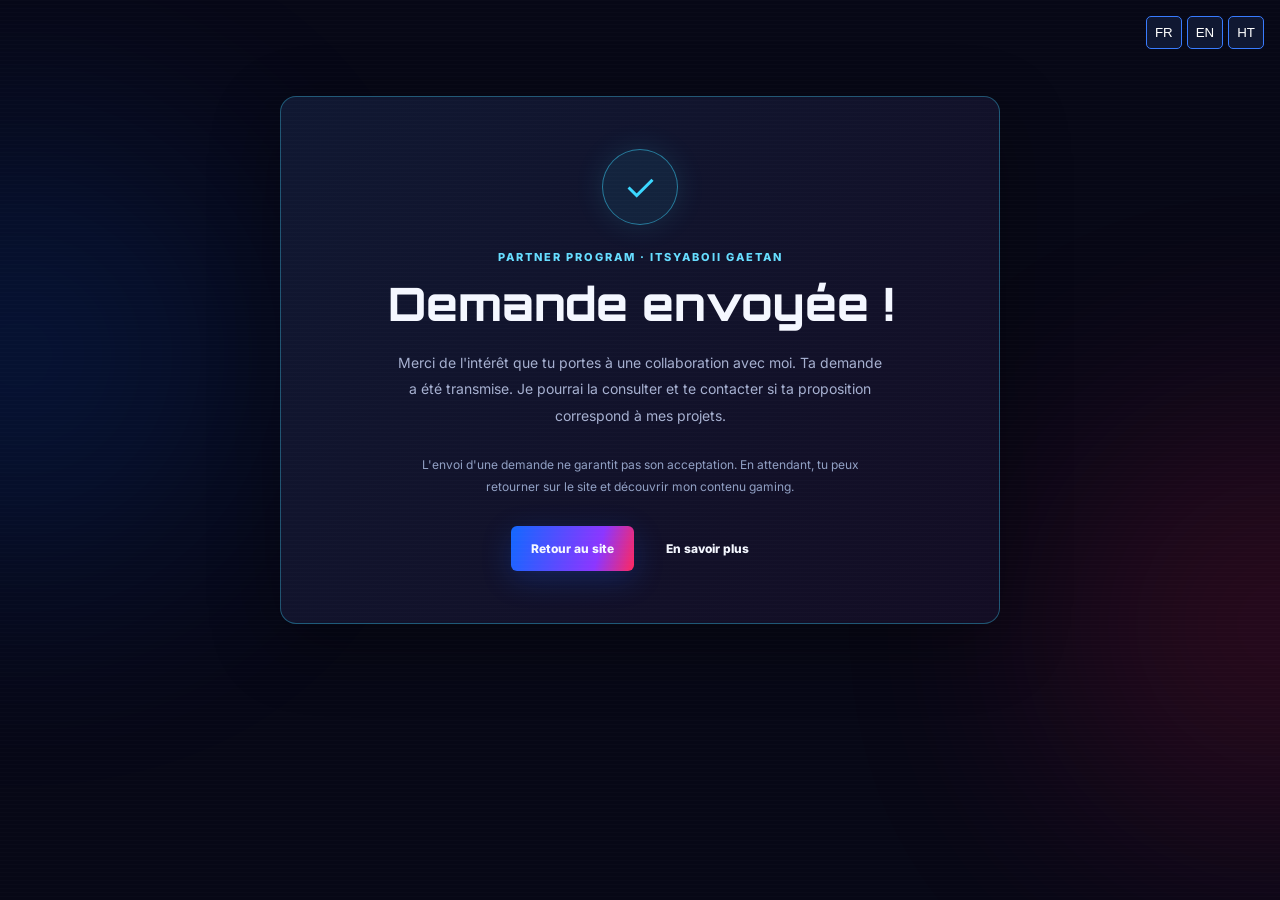
<file: thank-you.html>
<!doctype html>
<html lang="fr">
<head>
<meta charset="utf-8">
<meta name="viewport" content="width=device-width,initial-scale=1">
<meta name="theme-color" content="#070816">
<title>Merci ! | ItsyaboiiGaetan</title>
<link rel="stylesheet" href="style.css">

<style>
.thanks-wrap{
  width:min(720px,calc(100% - 32px));
  min-height:80vh;
  margin:auto;
  display:grid;
  place-items:center;
  padding:60px 0;
}
.thanks-card{
  width:100%;
  box-sizing:border-box;
  text-align:center;
  padding:clamp(26px,6vw,52px);
  border:1px solid rgba(59,215,255,.35);
  border-radius:16px;
  background:linear-gradient(135deg,#101832,#130d24);
  box-shadow:0 20px 70px #0005;
}
.thanks-icon{
  width:76px;
  height:76px;
  display:grid;
  place-items:center;
  margin:0 auto 25px;
  border-radius:50%;
  color:#3bd7ff;
  border:1px solid rgba(59,215,255,.5);
  background:rgba(59,215,255,.08);
  font-size:38px;
  box-shadow:0 0 30px rgba(59,215,255,.12);
}
.thanks-card h1{
  font:800 clamp(28px,6vw,46px)/1.2 var(--font-head);
  margin:12px 0 18px;
}
.thanks-card .lead{
  color:var(--muted);
  font-size:14px;
  line-height:1.9;
  max-width:490px;
  margin:0 auto 25px;
}
.thanks-tag{
  color:#66ddff;
  font-size:11px;
  letter-spacing:2px;
  font-weight:800;
}
.thanks-note{
  color:#91a0c4;
  font-size:12px;
  line-height:1.8;
  margin:25px auto;
  max-width:460px;
}
.thanks-actions{
  display:flex;
  flex-wrap:wrap;
  justify-content:center;
  gap:12px;
  margin-top:28px;
}
.thanks-actions a{
  text-decoration:none;
}
.thanks-language{
  position:fixed;
  top:16px;
  right:16px;
  z-index:30;
  display:flex;
  gap:5px;
}
.thanks-language button{
  background:#101832;
  color:#fff;
  border:1px solid #397cff;
  padding:8px;
  border-radius:5px;
  cursor:pointer;
}
</style>
</head>

<body>
<div class="ambient ambient-blue"></div>
<div class="ambient ambient-red"></div>
<div class="scanlines" aria-hidden="true"></div>

<div class="thanks-language" aria-label="Language">
  <button type="button" data-lang="fr">FR</button>
  <button type="button" data-lang="en">EN</button>
  <button type="button" data-lang="ht">HT</button>
</div>

<main class="thanks-wrap">
  <article class="thanks-card">
    <div class="thanks-icon" aria-hidden="true">✓</div>

    <p class="thanks-tag">PARTNER PROGRAM · ITSYABOII GAETAN</p>

    <h1 data-t="title">Demande envoyée !</h1>

    <p class="lead" data-t="intro">
      Merci de l'intérêt que tu portes à une collaboration avec moi.
      Ta demande a été transmise. Je pourrai la consulter et te contacter
      si ta proposition correspond à mes projets.
    </p>

    <p class="thanks-note" data-t="note">
      L'envoi d'une demande ne garantit pas son acceptation.
      En attendant, tu peux retourner sur le site et découvrir mon contenu gaming.
    </p>

    <div class="thanks-actions">
      <a class="button button-primary" href="index.html" data-t="home">
        Retour au site
      </a>
      <a class="button" href="index.html#partners" data-t="again">
        En savoir plus
      </a>
    </div>
  </article>
</main>

<script>
const translations = {
  fr: {
    title: 'Demande envoyée !',
    intro: "Merci de l'intérêt que tu portes à une collaboration avec moi. Ta demande a été transmise. Je pourrai la consulter et te contacter si ta proposition correspond à mes projets.",
    note: "L'envoi d'une demande ne garantit pas son acceptation. En attendant, tu peux retourner sur le site et découvrir mon contenu gaming.",
    home: 'Retour au site',
    again: 'En savoir plus'
  },
  en: {
    title: 'Application submitted!',
    intro: "Thanks for your interest in collaborating with me. Your application has been submitted. I'll review it and may contact you if your proposal fits my projects.",
    note: "Submitting an application does not guarantee acceptance. In the meantime, head back to the website and check out my gaming content.",
    home: 'Back to the website',
    again: 'Learn more'
  },
  ht: {
    title: 'Aplikasyon an voye!',
    intro: "Mèsi paske ou enterese kolabore avè m. Aplikasyon ou an voye. M ap kapab gade li epi kontakte w si pwopozisyon ou an mache ak pwojè mwen yo.",
    note: "Voye yon aplikasyon pa garanti y ap aksepte li. Pandan w ap tann, ou ka retounen sou sit la pou dekouvri kontni gaming mwen.",
    home: 'Retounen sou sit la',
    again: 'Plis enfòmasyon'
  }
};

function setLang(lang) {
  document.documentElement.lang = lang;
  document.querySelectorAll('[data-t]').forEach(el => {
    const key = el.dataset.t;
    el.textContent = translations[lang][key];
  });
}

document.querySelectorAll('[data-lang]').forEach(button => {
  button.addEventListener('click', () => setLang(button.dataset.lang));
});
</script>
</body>
</html>
</file>
<file: style.css>
@import url('https://fonts.googleapis.com/css2?family=Orbitron:wght@400;500;600;700;800;900&family=Inter:wght@400;500;600;700;800&display=swap');
:root{--bg:#070816;--panel:#10132a;--blue:#176dff;--cyan:#3bd7ff;--red:#ff285e;--purple:#8b43ff;--white:#f4f7ff;--muted:#a6b0d0;--line:rgba(88,137,255,.27);--font-head:'Orbitron',sans-serif;--font-body:'Inter',sans-serif}
*{box-sizing:border-box}html{scroll-behavior:smooth;scroll-padding-top:90px}body{margin:0;background:var(--bg);color:var(--white);font-family:var(--font-body);overflow-x:hidden}a{color:inherit;text-decoration:none}.ambient{position:fixed;width:440px;height:440px;border-radius:50%;filter:blur(130px);opacity:.15;pointer-events:none;z-index:-2}.ambient-blue{background:#005dff;left:-200px;top:15%}.ambient-red{background:#ff174d;right:-220px;top:45%}.scanlines{position:fixed;inset:0;pointer-events:none;z-index:10;opacity:.035;background:repeating-linear-gradient(0deg,transparent 0 3px,#fff 4px)}.section-wrap{width:min(1120px,calc(100% - 44px));margin-inline:auto}.topbar{height:82px;display:flex;align-items:center;justify-content:space-between;width:min(1200px,calc(100% - 44px));margin:auto;border-bottom:1px solid rgba(255,255,255,.07);position:relative;z-index:12}.wordmark{font-family:var(--font-head);font-weight:800;letter-spacing:-.04em;font-size:19px}.crown{color:var(--cyan);margin-right:7px}.wordmark-dot{color:var(--red)}nav{display:flex;gap:30px;color:#c0c8e0;font-size:12px;font-weight:600}nav a:hover,.back-top:hover{color:var(--cyan)}.top-cta{border:1px solid rgba(59,215,255,.65);padding:11px 16px;border-radius:6px;font-size:12px;font-weight:700;box-shadow:0 0 18px #176dff20}.top-cta span{color:var(--cyan);margin-left:8px}.hero{min-height:690px;display:grid;grid-template-columns:1fr 1fr;align-items:center;position:relative;padding:55px 0 90px}.hero-copy{position:relative;z-index:2}.eyebrow{font-family:var(--font-head);font-size:10px;letter-spacing:.19em;color:var(--cyan);font-weight:700;margin:0 0 22px}.live-dot,.tiny-pulse{display:inline-block;width:7px;height:7px;border-radius:50%;background:#ff3268;box-shadow:0 0 12px #ff3268;margin-right:9px;animation:pulse 1.8s infinite}.hero h1{font-family:var(--font-head);font-size:clamp(38px,5.2vw,66px);line-height:1.15;letter-spacing:-.055em;margin:0 0 24px;font-weight:900}.gradient-text{background:linear-gradient(100deg,#48dfff 0%,#246bff 48%,#ff3b75 100%);-webkit-background-clip:text;background-clip:text;color:transparent}.hero-description{max-width:475px;line-height:1.8;color:var(--muted);font-size:15px}.hero-actions{display:flex;gap:12px;flex-wrap:wrap;margin-top:32px}.button{display:inline-flex;align-items:center;justify-content:center;gap:17px;padding:15px 20px;border-radius:6px;font-weight:800;font-size:12px;transition:transform .25s,box-shadow .25s}.button:hover{transform:translateY(-3px)}.button-primary{background:linear-gradient(105deg,#1268ff,#8c36ff 70%,#ff285e);box-shadow:0 8px 30px #155cff3a}.button-primary:hover{box-shadow:0 8px 34px #176dff75}.button-ghost{border:1px solid var(--line);background:#0c1024}.hero-status{display:flex;align-items:center;gap:12px;margin-top:42px;font-family:var(--font-head);font-size:8px;letter-spacing:.13em;color:#8795bd}.status-line{width:28px;height:1px;background:#3657a4}.hero-art{position:relative;min-height:500px;display:grid;place-items:center}.hero-ring{position:absolute;width:min(440px,95%);aspect-ratio:1;border:2px solid transparent;border-radius:50%;background:linear-gradient(#070816,#070816) padding-box,conic-gradient(from 40deg,#176dff,#893cff,#ff285e,#176dff) border-box;box-shadow:0 0 55px #155cff30,inset 0 0 35px #155cff14;animation:slowspin 24s linear infinite}.orbit{position:absolute;border:1px dashed #2c5cb7;border-radius:50%;transform:rotate(-22deg)}.orbit-outer{width:490px;height:355px}.orbit-inner{width:375px;height:480px;transform:rotate(30deg);border-color:#8d2d7b77}.hero-avatar-frame{width:min(355px,76%);aspect-ratio:1;position:relative;z-index:1;border-radius:50%;overflow:hidden;border:3px solid #176dff;box-shadow:0 0 0 8px #0c1230,0 0 45px #176dff65,10px 0 50px #ff285e25}.hero-avatar{width:100%;height:100%;object-fit:cover;object-position:center}.floating-label{position:absolute;z-index:3;background:#0b1026eF;border:1px solid #2868bd;padding:12px 14px;border-radius:5px;font-family:var(--font-head);font-size:9px;letter-spacing:.1em;box-shadow:0 8px 35px #0008}.label-top{top:20%;right:0;transform:rotate(4deg)}.label-top span{color:var(--cyan);font-size:16px;margin-right:6px}.label-bottom{bottom:17%;left:0;transform:rotate(-3deg)}.label-bottom .tiny-pulse{background:#43ffb0;box-shadow:0 0 12px #43ffb0}.hero-sticker{position:absolute;z-index:2;font-family:var(--font-head);font-weight:900;font-size:18px;text-align:center;color:var(--cyan);border:1px solid #2e9dff;border-radius:7px;padding:10px 12px;background:#080c20;box-shadow:0 0 22px #176dff33;transform:rotate(-9deg)}.hero-sticker small{font-size:10px;color:var(--red)}.sticker-left{left:2%;top:30%}.sticker-right{right:1%;bottom:29%;font-size:10px;color:#ff5981;transform:rotate(9deg)}.sticker-right strong{font-size:24px}.scroll-cue{position:absolute;bottom:35px;left:0;display:flex;align-items:center;gap:12px;font-family:var(--font-head);font-size:8px;letter-spacing:.18em;color:#7f8cb2}.scroll-cue span{width:20px;height:30px;border:1px solid #42639f;border-radius:12px;position:relative}.scroll-cue span:after{content:'';position:absolute;width:3px;height:6px;background:var(--cyan);top:5px;left:7px;border-radius:4px;animation:scroll 1.5s infinite}.intro{padding:110px 0 80px}.section-heading h2,.community h2{font-family:var(--font-head);font-size:clamp(28px,4vw,46px);line-height:1.35;letter-spacing:-.04em;margin:0}.intro-grid{display:grid;grid-template-columns:1.15fr 1fr 1fr;gap:18px;margin-top:42px}.intro-lede{font-size:22px;font-weight:700;line-height:1.55;align-self:center;max-width:310px}.glass-card{padding:25px;border:1px solid var(--line);background:linear-gradient(135deg,#111832c9,#0b0e20c9);border-radius:9px;transition:transform .3s,border-color .3s}.glass-card:hover{transform:translateY(-5px);border-color:#328cff}.card-icon{font-size:25px}.glass-card h3{font-size:15px;margin:18px 0 10px}.glass-card p,.community-copy>p:not(.eyebrow){font-size:12px;line-height:1.8;color:var(--muted);margin-bottom:0}.portals{padding:100px 0}.centered{text-align:center}.section-subtitle{color:var(--muted);font-size:13px;margin-top:15px}.featured-link{position:relative;display:flex;align-items:center;gap:22px;overflow:hidden;padding:26px 30px;border:1px solid #256eff;border-radius:10px;background:linear-gradient(100deg,#0c1d43,#11102c 62%,#280f2c);margin:42px 0 18px;box-shadow:0 0 40px #176dff13;transition:transform .3s,box-shadow .3s}.featured-link:hover{transform:translateY(-4px);box-shadow:0 10px 45px #176dff2b}.featured-brand-icon{width:40px;height:40px;object-fit:contain;display:block}.featured-icon{width:64px;height:64px;display:grid;place-items:center;flex-shrink:0;border-radius:14px;background:linear-gradient(135deg,#176dff,#e52f82);font-size:38px;font-weight:900;box-shadow:0 0 30px #176dff50}.featured-copy{position:relative;z-index:1}.featured-tag{font-family:var(--font-head);font-size:8px;letter-spacing:.16em;color:var(--cyan)}.featured-tag .live-dot{width:6px;height:6px}.featured-copy h3{font-family:var(--font-head);font-size:clamp(17px,2.5vw,24px);margin:9px 0}.featured-copy p{font-size:12px;color:var(--muted);margin:0}.featured-arrow{font-size:28px;color:var(--cyan);margin-left:auto;position:relative;z-index:1}.featured-glow{position:absolute;right:-80px;top:-100px;width:250px;height:250px;background:#ff285e25;filter:blur(60px)}.portal-grid{display:grid;grid-template-columns:repeat(4,1fr);gap:15px}.portal-card{position:relative;display:flex;flex-direction:column;align-items:flex-start;min-height:205px;padding:22px;border:1px solid var(--line);border-radius:8px;background:linear-gradient(150deg,#11152b,#0b0d1b);transition:transform .25s,border-color .25s,background .25s;overflow:hidden}.portal-card:before{content:'';position:absolute;inset:0;background:radial-gradient(circle at 100% 0%,#176dff19,transparent 55%);opacity:0;transition:opacity .25s}.portal-card:hover{transform:translateY(-6px);border-color:#318bff;background:#0e1530}.portal-card:hover:before{opacity:1}.portal-icon{width:43px;height:43px;display:grid;place-items:center;border-radius:11px;background:#171f3b;font-size:22px;font-weight:900;margin-bottom:21px;position:relative}.youtube{color:#ff4b65}.roblox{color:white}.discord{color:#9c8aff}.instagram{color:#ff70b7}.portal-number{font-family:var(--font-head);font-size:8px;letter-spacing:.15em;color:#6e7da9}.portal-card h3{font-family:var(--font-head);font-size:15px;margin:9px 0}.portal-card p{font-size:11px;color:var(--muted);line-height:1.6;margin:0 0 20px}.portal-arrow{position:absolute;right:19px;bottom:17px;color:var(--cyan);font-size:18px}.placeholder-note{font-size:10px;color:#7f8aaa;margin-top:15px}.clips{padding:85px 0}.clip-grid{display:grid;grid-template-columns:repeat(3,1fr);gap:16px;margin-top:35px}.clip-card{min-height:255px;border-radius:9px;border:1px solid var(--line);padding:22px;display:flex;flex-direction:column;align-items:flex-start;position:relative;overflow:hidden;background:#10142a;transition:transform .3s}.clip-card:hover{transform:translateY(-5px)}.clip-card:before{content:'';position:absolute;width:190px;height:190px;right:-45px;top:-45px;border-radius:50%;filter:blur(2px);opacity:.25}.clip-blue:before{background:#176dff}.clip-red:before{background:#ff285e}.clip-purple:before{background:#8b43ff}.clip-play{width:40px;height:40px;display:grid;place-items:center;border:1px solid #65bfff;border-radius:50%;color:var(--cyan);margin-bottom:auto;position:relative}.clip-type{font-family:var(--font-head);font-size:8px;letter-spacing:.15em;color:var(--cyan);margin-top:35px}.clip-card h3{font-size:17px;line-height:1.5;max-width:250px;position:relative}.clip-bottom{font-family:var(--font-head);font-size:8px;letter-spacing:.1em;color:#9ba8cc;margin-top:15px}.community{padding:80px 0 110px}.community-panel{display:grid;grid-template-columns:.8fr 1.2fr;align-items:center;gap:35px;padding:50px;border:1px solid #274c9e;border-radius:12px;background:radial-gradient(ellipse at 15% 50%,#123c8838,transparent 48%),linear-gradient(120deg,#0e142c,#130e22);overflow:hidden}.community-art{display:grid;place-items:center;min-height:200px;position:relative}.big-controller{font-size:100px;filter:drop-shadow(0 0 25px #176dff9c);animation:float 4s ease-in-out infinite;transform:rotate(-13deg)}.community-spark{position:absolute;font-size:38px;color:var(--red);right:12%;top:12%;animation:twinkle 2s infinite}.community-copy .button{margin-top:23px}.footer{display:flex;align-items:center;justify-content:space-between;gap:15px;min-height:90px;border-top:1px solid #ffffff13}.footer p,.back-top{font-family:var(--font-head);font-size:8px;letter-spacing:.14em;color:#8e9ab9}.floating-toys{position:fixed;inset:0;pointer-events:none;z-index:1;overflow:hidden}.controller{position:absolute;opacity:0;filter:drop-shadow(0 0 12px #318bff);animation:popAcross 15s ease-in-out infinite}.controller-one{font-size:33px;top:19%;left:-60px;animation-delay:2s}.controller-two{font-size:28px;top:68%;left:-60px;animation-delay:8s}.controller-three{font-size:24px;top:43%;left:-60px;animation-delay:12s}.pixel{position:absolute;color:var(--cyan);opacity:0;animation:sparkle 7s linear infinite}.pixel-one{top:30%;left:8%;font-size:22px}.pixel-two{top:75%;right:9%;font-size:27px;animation-delay:3s}.toast{position:fixed;bottom:24px;left:50%;transform:translate(-50%,20px);opacity:0;background:#101a36;border:1px solid #3bd7ff;color:white;padding:12px 17px;border-radius:8px;font-size:12px;z-index:20;transition:.25s;pointer-events:none}.toast.show{opacity:1;transform:translate(-50%,0)}
@keyframes pulse{50%{opacity:.45;box-shadow:0 0 3px currentColor}}@keyframes slowspin{to{transform:rotate(360deg)}}@keyframes scroll{0%{transform:translateY(0);opacity:1}80%{transform:translateY(12px);opacity:0}100%{opacity:0}}@keyframes float{0%,100%{transform:translateY(0) rotate(-13deg)}50%{transform:translateY(-14px) rotate(-5deg)}}@keyframes twinkle{0%,100%{transform:scale(.8) rotate(0);opacity:.55}50%{transform:scale(1.15) rotate(25deg);opacity:1}}@keyframes sparkle{0%,100%{opacity:0;transform:scale(.6)}30%,65%{opacity:.8;transform:scale(1.1)}}@keyframes popAcross{0%{opacity:0;transform:translate(-40px,0) rotate(-30deg) scale(.5)}8%{opacity:.85}22%{opacity:.85;transform:translate(35vw,-35px) rotate(20deg) scale(1.1)}35%{opacity:0;transform:translate(65vw,35px) rotate(50deg) scale(.6)}100%{opacity:0;transform:translate(100vw,0)}}
@media(max-width:850px){nav{gap:15px}.hero{grid-template-columns:1fr;min-height:auto;padding-top:70px;text-align:center}.hero-copy{order:1}.hero-art{order:0;min-height:390px;margin-bottom:28px}.hero-description{margin-inline:auto}.hero-actions,.hero-status{justify-content:center}.hero-ring{width:330px}.orbit-outer{width:370px;height:290px}.orbit-inner{width:300px;height:390px}.hero-avatar-frame{width:275px}.label-top{right:8%}.label-bottom{left:7%}.sticker-left{left:8%}.sticker-right{right:7%}.scroll-cue{display:none}.intro-grid{grid-template-columns:1fr 1fr}.intro-lede{grid-column:1/-1;max-width:550px}.portal-grid{grid-template-columns:repeat(2,1fr)}.community-panel{padding:35px;grid-template-columns:.7fr 1.3fr}}
@media(max-width:560px){.section-wrap,.topbar{width:calc(100% - 30px)}.topbar{height:70px}.wordmark{font-size:15px}nav{display:none}.top-cta{padding:10px 12px}.hero{padding-top:35px}.hero-art{min-height:320px;margin-bottom:15px}.hero-ring{width:270px}.orbit-outer{width:300px;height:230px}.orbit-inner{width:240px;height:310px}.hero-avatar-frame{width:225px}.label-top{top:12%;right:0}.label-bottom{bottom:10%;left:0}.floating-label{font-size:7px;padding:9px}.hero-sticker{font-size:14px;padding:7px}.hero h1{font-size:clamp(35px,10vw,48px)}.hero-description{font-size:13px}.hero-actions{flex-direction:column;align-items:stretch}.hero-status{font-size:7px;gap:7px}.status-line{width:16px}.intro,.portals,.clips{padding:70px 0}.intro-grid{grid-template-columns:1fr}.intro-lede{font-size:20px}.section-heading h2,.community h2{font-size:29px}.featured-link{padding:20px 16px;gap:14px}.featured-icon{width:49px;height:49px;font-size:30px}.featured-copy p{font-size:10px}.featured-tag{font-size:7px}.portal-grid{gap:10px}.portal-card{padding:16px;min-height:190px}.portal-card h3{font-size:13px}.portal-card p{font-size:10px}.clip-grid{grid-template-columns:1fr}.clip-card{min-height:200px}.community-panel{grid-template-columns:1fr;padding:28px 22px;text-align:center;gap:10px}.community-art{min-height:130px}.big-controller{font-size:75px}.community-copy .eyebrow{margin-bottom:15px}.footer{flex-wrap:wrap;justify-content:center;text-align:center;padding:24px 0}.footer .wordmark{width:100%}.footer p,.back-top{font-size:7px}}
@media(prefers-reduced-motion:reduce){*,*::before,*::after{animation-duration:.01ms!important;animation-iteration-count:1!important;scroll-behavior:auto!important;transition:none!important}}


/* Featured video preview + mobile-first refinements */
.video-showcase{display:grid;grid-template-columns:minmax(0,1.25fr) minmax(240px,.75fr);gap:28px;align-items:center;margin:34px 0 28px;padding:16px;border:1px solid rgba(59,215,255,.28);border-radius:12px;background:linear-gradient(135deg,rgba(17,27,57,.94),rgba(20,12,35,.94));box-shadow:0 14px 45px rgba(0,0,0,.22)}
.video-frame{position:relative;overflow:hidden;aspect-ratio:16/9;border-radius:8px;background:#050713;border:1px solid rgba(59,215,255,.22);min-width:0}
.featured-preview-video{display:block;width:100%;height:100%;object-fit:cover;background:#050713}
.video-overlay{position:absolute;left:12px;top:12px;display:flex;align-items:center;gap:8px;padding:8px 10px;border-radius:4px;background:rgba(5,8,22,.78);font:700 8px var(--font-head);letter-spacing:.12em;color:#f4f7ff;pointer-events:none}
.video-live-dot{width:7px;height:7px;border-radius:50%;background:#ff285e;box-shadow:0 0 12px #ff285e}
.video-showcase-copy{padding:12px 14px 12px 0}.video-showcase-copy .eyebrow{margin-bottom:13px}.video-showcase-copy h3{font:800 clamp(20px,2.6vw,29px)/1.3 var(--font-head);letter-spacing:-.04em;margin:0 0 12px}.video-showcase-copy>p:not(.eyebrow){font-size:12px;line-height:1.8;color:var(--muted)}.video-note{display:block;margin-top:16px;color:#8998bd;font-size:10px;line-height:1.6}.video-note code{color:#66ddff;overflow-wrap:anywhere}
/* Mobile usability: readable copy, comfortable touch targets, and no sideways overflow. */
html{scroll-padding-top:76px}img,video{max-width:100%}button,a{-webkit-tap-highlight-color:transparent}a,button{touch-action:manipulation}.button,.top-cta,.portal-card,.featured-link{min-height:44px}
@media(max-width:850px){.video-showcase{grid-template-columns:1fr;gap:12px}.video-showcase-copy{padding:10px 8px 12px}.video-showcase-copy h3{font-size:clamp(20px,5vw,28px)}}
@media(max-width:560px){.section-wrap,.topbar{width:calc(100% - 28px)}.hero h1{overflow-wrap:break-word}.video-showcase{margin:26px 0 22px;padding:10px;gap:8px}.video-showcase-copy{padding:10px 7px}.video-showcase-copy .eyebrow{font-size:9px;letter-spacing:.12em}.video-showcase-copy>p:not(.eyebrow){font-size:13px}.video-note{font-size:11px}.featured-preview-video{object-fit:cover}}
@media(prefers-reduced-motion:reduce){.featured-preview-video{animation:none}}

/* Language selector */
.topbar-tools{display:flex;align-items:center;gap:12px;position:relative;z-index:15}.language-switcher{position:relative}.language-toggle{display:flex;align-items:center;gap:5px;border:1px solid rgba(59,215,255,.45);background:#0c1024;color:#eef4ff;padding:10px 11px;border-radius:6px;font:700 11px var(--font-head);cursor:pointer;min-height:40px}.language-toggle:hover{border-color:#48dfff;box-shadow:0 0 18px #176dff20}.language-menu{position:absolute;right:0;top:calc(100% + 8px);min-width:145px;padding:6px;border:1px solid #274c9e;border-radius:8px;background:#0b0e20;box-shadow:0 12px 32px #0009;display:grid;gap:4px}.language-menu[hidden]{display:none}.language-menu button{border:0;border-radius:5px;background:transparent;color:#edf3ff;text-align:left;padding:10px;font-size:12px;cursor:pointer}.language-menu button:hover,.language-menu button[aria-pressed="true"]{background:#15264b;color:#55ddff}.topbar-tools .top-cta{white-space:nowrap}
@media(max-width:560px){.topbar-tools{gap:6px}.language-toggle{padding:8px 7px;font-size:10px}.topbar-tools .top-cta{padding:9px 10px;font-size:11px}}

/* Event countdown, partner and sponsor invitation blocks */
.event-section{padding:15px 0 55px}
.event-panel{position:relative;overflow:hidden;border:1px solid rgba(59,215,255,.28);border-radius:12px;padding:28px;background:linear-gradient(135deg,rgba(15,26,55,.94),rgba(19,12,34,.96));box-shadow:0 12px 38px rgba(0,0,0,.2)}
.event-panel:after{content:"";position:absolute;width:180px;height:180px;border-radius:50%;right:-75px;top:-85px;background:#176dff24;filter:blur(20px);pointer-events:none}
.event-topline,.collab-tag{display:flex;align-items:center;gap:9px;font:700 9px var(--font-head);letter-spacing:.15em;color:var(--cyan)}
.event-panel h2{font:800 clamp(19px,2.7vw,28px)/1.3 var(--font-head);margin:17px 0 7px}
.event-subtitle{color:var(--muted);font-size:12px;margin:0}
.countdown-grid{display:grid;grid-template-columns:repeat(4,minmax(0,1fr));gap:9px;margin:23px 0 14px}
.countdown-unit{padding:14px 5px;text-align:center;border:1px solid #2d477e;background:#080d20;border-radius:7px;min-width:0}
.countdown-unit strong{display:block;font:800 clamp(20px,3vw,31px)/1.2 var(--font-head);color:#fff;text-shadow:0 0 18px #176dff70;overflow-wrap:anywhere}
.countdown-unit span{display:block;margin-top:8px;font:700 8px var(--font-head);letter-spacing:.12em;color:#8fa2cf}
.event-date-note{font-size:10px;line-height:1.6;color:#8291b6;margin:0}
.collab-section{padding:45px 0 35px;scroll-margin-top:80px}.collab-section .section-heading{max-width:720px;margin:0 auto 28px}.collab-card{position:relative;display:grid;grid-template-columns:90px minmax(0,1fr) 90px;gap:25px;align-items:center;overflow:hidden;padding:34px;border:1px solid rgba(59,215,255,.3);border-radius:12px;background:radial-gradient(ellipse at 10% 50%,#176dff20,transparent 45%),linear-gradient(120deg,#101832,#100d22);box-shadow:0 15px 50px #0003}
.sponsor-card{border-color:rgba(203,91,255,.35);background:radial-gradient(ellipse at 10% 50%,#a32cff1d,transparent 45%),linear-gradient(120deg,#15122b,#180d23)}
.collab-icon{width:76px;height:76px;display:grid;place-items:center;border:1px solid #397cff;border-radius:19px;background:linear-gradient(140deg,#132f65,#21113b);box-shadow:0 0 35px #176dff25;transform:rotate(-5deg)}.sponsor-icon{border-color:#b354ee;background:linear-gradient(140deg,#322057,#29102f);box-shadow:0 0 35px #a32cff25}.icon-glyph{font-size:32px;filter:drop-shadow(0 0 12px #3bd7ff80)}
.collab-copy{position:relative;z-index:1}.collab-copy h3{font:800 clamp(21px,3vw,30px)/1.3 var(--font-head);margin:12px 0}.collab-copy p{max-width:650px;font-size:13px;line-height:1.8;color:var(--muted);margin:0 0 12px}.collab-copy .collab-empty{font-size:11px;color:#91a3cb}.collab-copy .button{margin-top:7px}.sponsor-button{background:linear-gradient(105deg,#7939db,#c33188,#ff285e)}.collab-orbit{width:76px;height:76px;display:grid;place-items:center;border:1px dashed #3c68bb;border-radius:50%;font-size:38px;color:var(--cyan);animation:slowspin 18s linear infinite}.sponsor-card .collab-orbit{color:#d48aff;border-color:#9951bd}
@media(max-width:700px){.event-section{padding-bottom:35px}.collab-card{grid-template-columns:62px minmax(0,1fr);gap:17px;padding:23px}.collab-icon{width:58px;height:58px;border-radius:14px}.icon-glyph{font-size:25px}.collab-orbit{display:none}.collab-copy h3{font-size:21px}.collab-copy p{font-size:12px}}
@media(max-width:420px){.event-panel{padding:20px}.countdown-grid{gap:5px}.countdown-unit{padding:12px 2px}.countdown-unit strong{font-size:21px}.countdown-unit span{font-size:7px}.collab-card{padding:18px;grid-template-columns:1fr}.collab-icon{margin-bottom:2px}}


/* Text-based Roblox portal mark */
.portal-icon-text{display:grid;place-items:center;background:#f2f2f2;color:#111;font-weight:900;font-family:Arial,sans-serif;font-size:25px;line-height:1;border-radius:10px;}
.intro-card{display:block}
</file>
